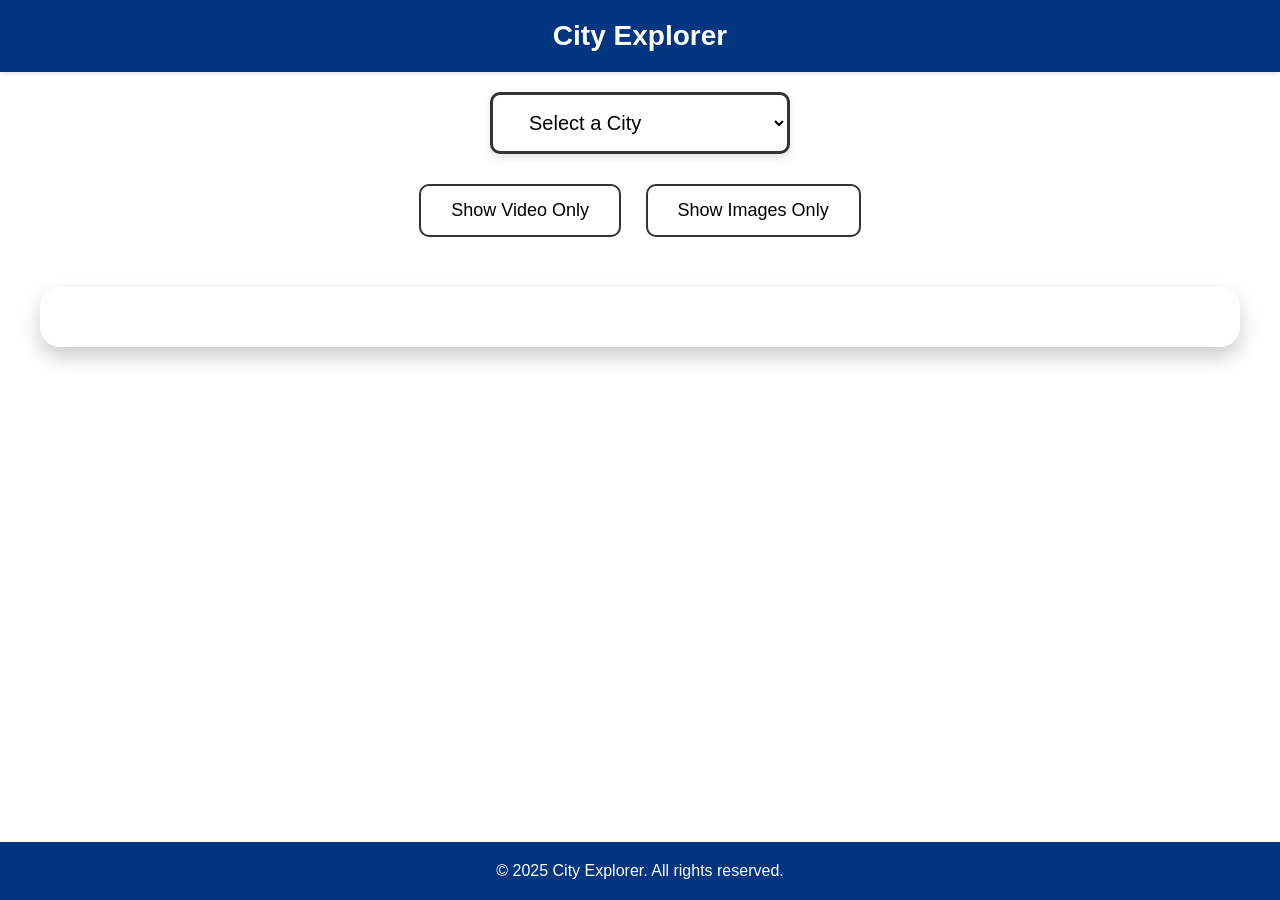
<file: Jana - currency converter ,destenation vidos&images/videos and images/index.html>
<!DOCTYPE html>
<html lang="en">

<head>
    <meta charset="UTF-8">
    <meta name="viewport" content="width=device-width, initial-scale=1.0">
    <title>City Explorer</title>
    <link rel="stylesheet" href="style.css">
</head>

<body>
    <header class="site-header">
        <h1>City Explorer</h1>
    </header>

    <select id="citySelector">
        <option value="">Select a City</option>
        <optgroup label="Egypt">
            <option value="cairo">Cairo</option>
            <option value="luxor">Luxor</option>
        </optgroup>
        <optgroup label="France">
            <option value="paris">Paris</option>
            <option value="marseille">Marseille</option>
        </optgroup>
        <optgroup label="Turkey">
            <option value="istanbul">Istanbul</option>
            <option value="izmir">Izmir</option>
        </optgroup>

        <optgroup label="Russia">
            <option value="moscow">Moscow</option>
            <option value="kazan">Kazan</option>
        </optgroup>

        <optgroup label="Italy">
            <option value="rome">Rome</option>
            <option value="pisa">Pisa</option>
        </optgroup>
        <optgroup label="England">
            <option value="london">London</option>
            <option value="liverpool">Liverpool</option>
        </optgroup>
    </select>

    <div id="controls" class="hidden">
        <button id="showVideoBtn">Show Video Only</button>
        <button id="showImagesBtn">Show Images Only</button>
    </div>

    <div class="content hidden" id="content">
    </div>

    <footer class="site-footer">
        <p>&copy; 2025 City Explorer. All rights reserved.</p>
    </footer>

    <script src="script.js"></script>
</body>

</html>
</file>
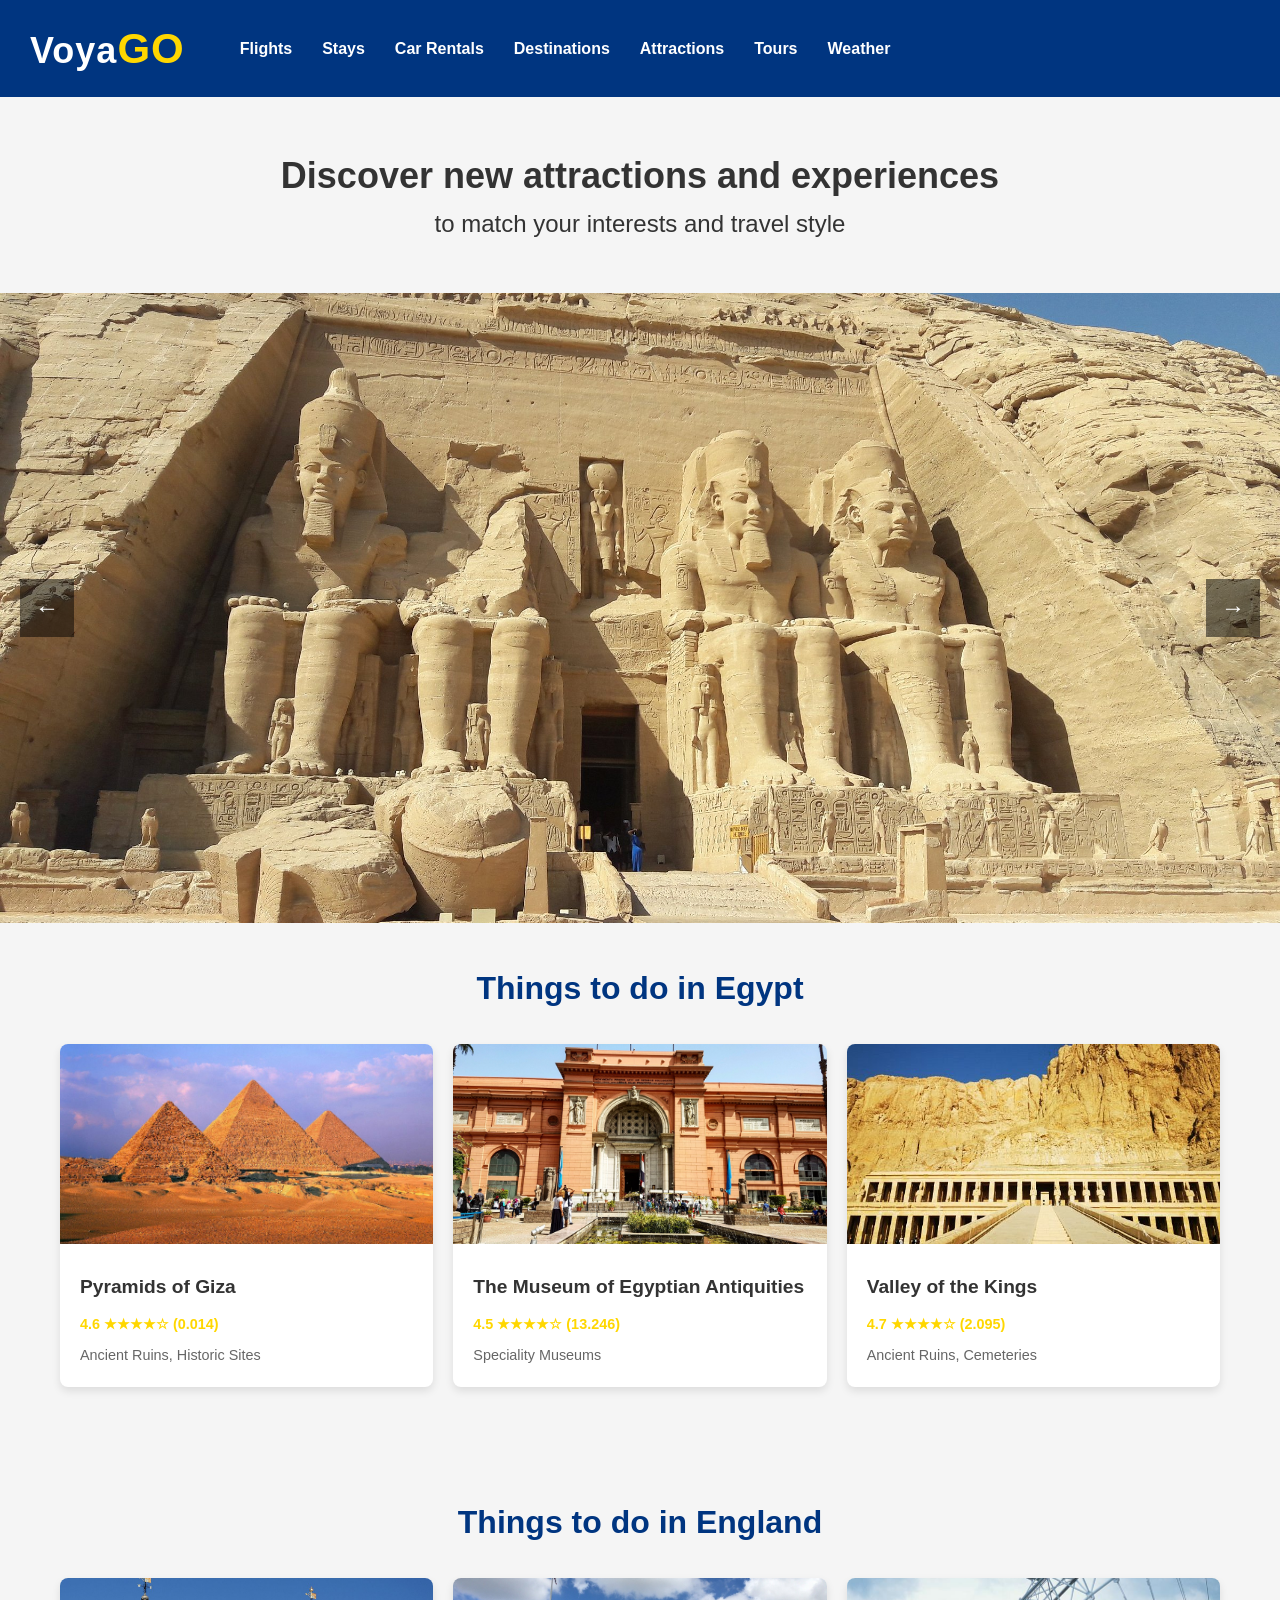
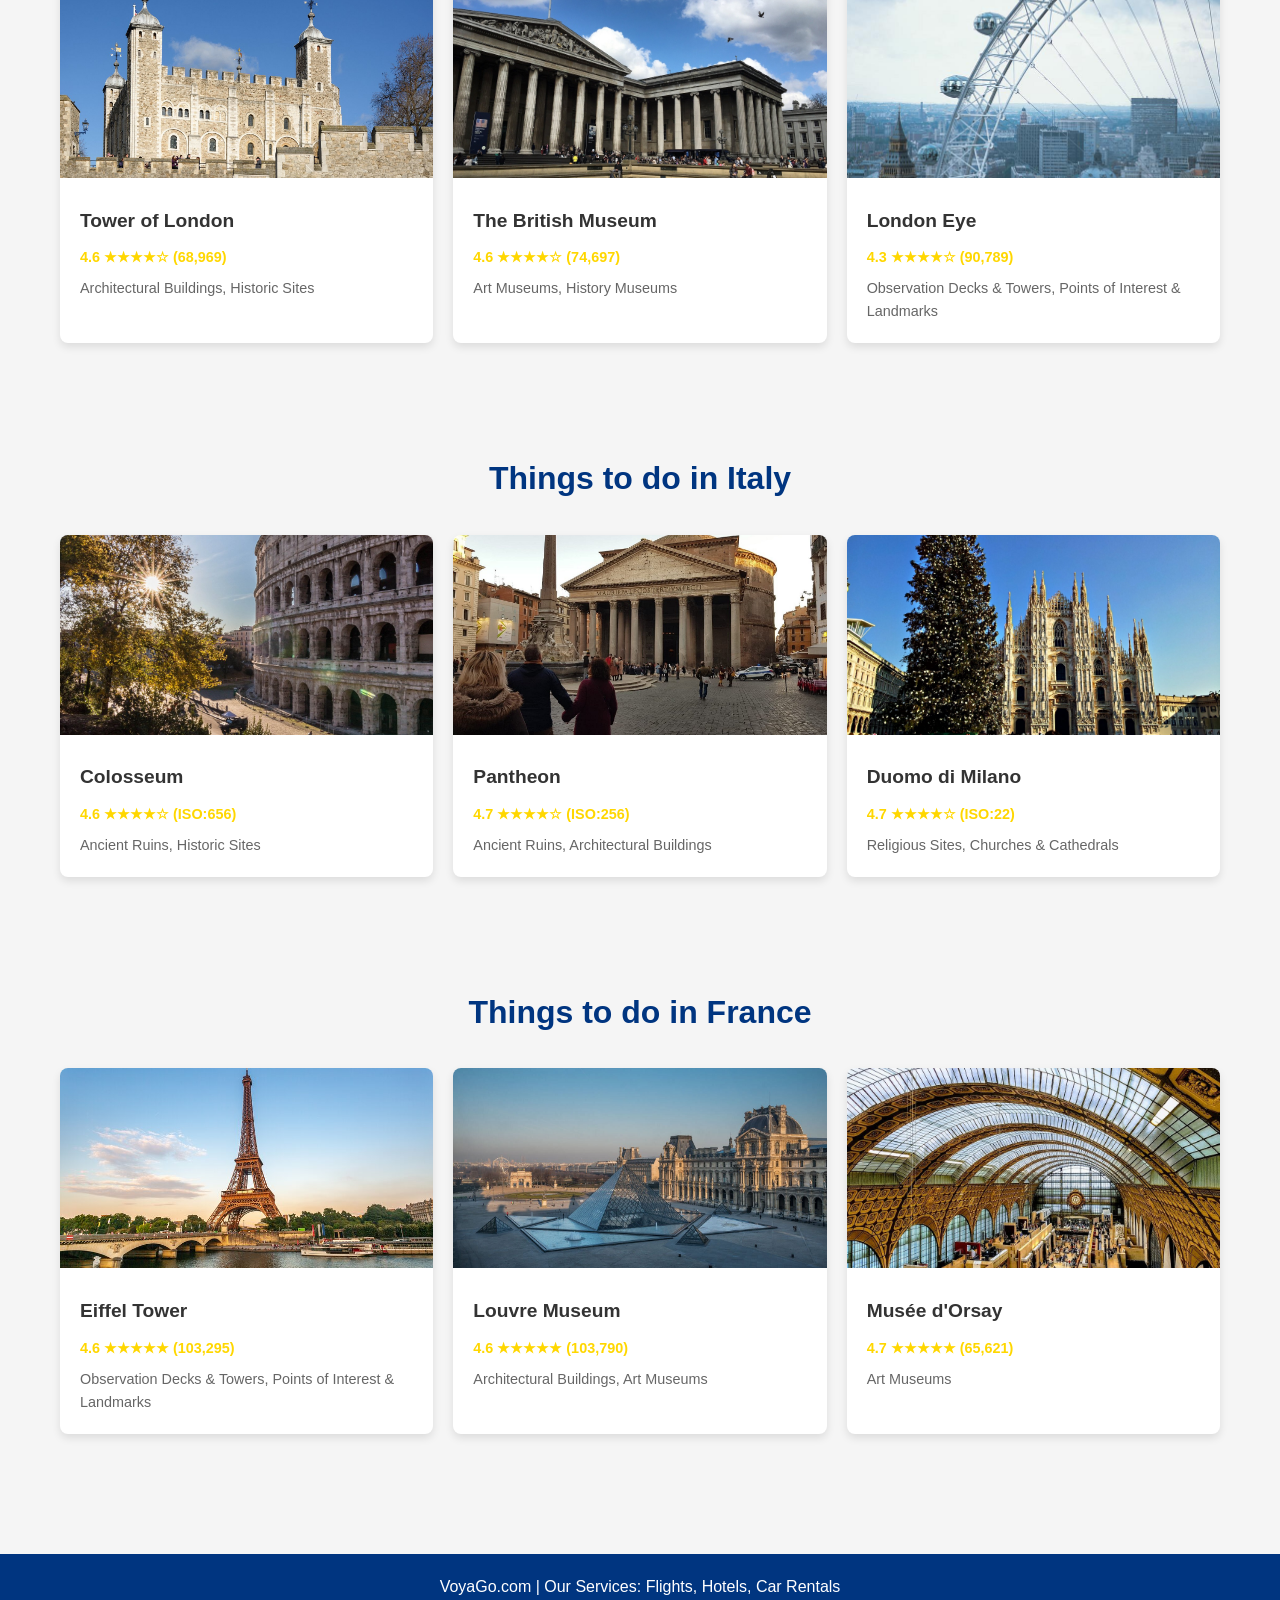
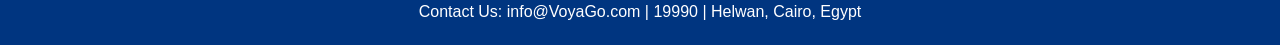
<file: Ahmed - Attractions , Tours/attractions.html>
<!DOCTYPE html>
<html lang="en">
<head>
  <meta charset="UTF-8" />
  <meta name="viewport" content="width=device-width, initial-scale=1.0"/>
  <title>attractions</title>
  <style>
  </style>

  <link rel="stylesheet" href="style.css" />
</head>
<body>
  
  <!-- Header -->
  <header>
    <a href="../../your guide/Salma - HomePage/index.html" class="logo">Voya<span>GO</span></a>
    <nav>
      <a href="../../your guide/Nada - Flights, Cars Rentals/flights.html">Flights</a>
      <a href="../../your guide/Maria - Stays/stays.html">Stays</a>
      <a href="../../your guide/Nada - Flights, Cars Rentals/CarRentals.html">Car Rentals</a>
      <a href="../../your guide/Mariem -Destinations/destinations.html">Destinations</a>
      <a href="../../your guide/Ahmed - Attractions , Tours/attractions.html">Attractions</a>
      <a href="../../your guide/Ahmed - Attractions , Tours/tours.html">Tours</a>
      <a href="../../your guide/Jana - currency converter ,destenation vidos&images/weather/index.html">Weather</a>
    </nav>
  </header>


    <!-- Main Content -->
    <main>
      <section class="hero">
        <h1>Discover new attractions and experiences</h1>
        <p>to match your interests and travel style</p>
      </section>
      
      <!-- Image Slider Section -->
      <section class="slider">
        <div class="slider-container">
          <div class="slide">
            <img src="images/country1.jpg" alt="Country 1">
          </div>
          <div class="slide">
            <img src="images/country2.jpg" alt="Country 2">
          </div>
          <div class="slide">
            <img src="images/country3.jpg" alt="Country 3">
          </div>
          <div class="slide">
            <img src="images/country4.jpg" alt="Country 4">
          </div>
        </div>
        
        <!-- Buttons -->
        <button class="slider-btn prev-btn">&larr;</button>
        <button class="slider-btn next-btn">&rarr;</button>
      </section>

 



    </main>
        <!-- Egypt Section -->
    <section class="country-section">
      <h2 class="section-title">Things to do in Egypt</h2>
      <div class="cards-container">
        <div class="card">
          <img src="images/egypt1.jpg" alt="Pyramids of Giza">
          <div class="card-content">
            <h3>Pyramids of Giza</h3>
            <div class="rating">4.6 ★★★★☆ (0.014)</div>
            <p class="category">Ancient Ruins, Historic Sites</p>
          </div>
        </div>
        
        <div class="card">
          <img src="images/egypt2.jpg" alt="The Museum of Egyptian Antiquities">
          <div class="card-content">
            <h3>The Museum of Egyptian Antiquities</h3>
            <div class="rating">4.5 ★★★★☆ (13.246)</div>
            <p class="category">Speciality Museums</p>
          </div>
        </div>
        
        <div class="card">
          <img src="images/egypt3.jpg" alt="Valley of the Kings">
          <div class="card-content">
            <h3>Valley of the Kings</h3>
            <div class="rating">4.7 ★★★★☆ (2.095)</div>
            <p class="category">Ancient Ruins, Cemeteries</p>
          </div>
        </div>
      </div>
    </section>

    <!-- England Section -->
    <section class="country-section">
      <h2 class="section-title">Things to do in England</h2>
      <div class="cards-container">
        <div class="card">
          <img src="images/england1.jpg" alt="Tower of London">
          <div class="card-content">
            <h3>Tower of London</h3>
            <div class="rating">4.6 ★★★★☆ (68,969)</div>
            <p class="category">Architectural Buildings, Historic Sites</p>
          </div>
        </div>
        
        <div class="card">
          <img src="images/england2.jpg" alt="The British Museum">
          <div class="card-content">
            <h3>The British Museum</h3>
            <div class="rating">4.6 ★★★★☆ (74,697)</div>
            <p class="category">Art Museums, History Museums</p>
          </div>
        </div>
        
        <div class="card">
          <img src="images/england3.jpg" alt="London Eye">
          <div class="card-content">
            <h3>London Eye</h3>
            <div class="rating">4.3 ★★★★☆ (90,789)</div>
            <p class="category">Observation Decks & Towers, Points of Interest & Landmarks</p>
          </div>
        </div>
      </div>
    </section>

    <!-- Italy Section -->
    <section class="country-section">
      <h2 class="section-title">Things to do in Italy</h2>
      <div class="cards-container">
        <div class="card">
          <img src="images/italy1.jpg" alt="Colosseum">
          <div class="card-content">
            <h3>Colosseum</h3>
            <div class="rating">4.6 ★★★★☆ (ISO:656)</div>
            <p class="category">Ancient Ruins, Historic Sites</p>
          </div>
        </div>
        
        <div class="card">
          <img src="images/italy2.jpg" alt="Pantheon">
          <div class="card-content">
            <h3>Pantheon</h3>
            <div class="rating">4.7 ★★★★☆ (ISO:256)</div>
            <p class="category">Ancient Ruins, Architectural Buildings</p>
          </div>
        </div>
        
        <div class="card">
          <img src="images/italy3.jpg" alt="Duomo di Milano">
          <div class="card-content">
            <h3>Duomo di Milano</h3>
            <div class="rating">4.7 ★★★★☆ (ISO:22)</div>
            <p class="category">Religious Sites, Churches & Cathedrals</p>
          </div>
        </div>
      </div>
    </section>

    <!-- France Section -->
    <section class="country-section">
      <h2 class="section-title">Things to do in France</h2>
      <div class="cards-container">
        <div class="card">
          <img src="images/france1.jpg" alt="Eiffel Tower">
          <div class="card-content">
            <h3>Eiffel Tower</h3>
            <div class="rating">4.6 ★★★★★ (103,295)</div>
            <p class="category">Observation Decks & Towers, Points of Interest & Landmarks</p>
          </div>
        </div>
        
        <div class="card">
          <img src="images/france2.jpg" alt="Louvre Museum">
          <div class="card-content">
            <h3>Louvre Museum</h3>
            <div class="rating">4.6 ★★★★★ (103,790)</div>
            <p class="category">Architectural Buildings, Art Museums</p>
          </div>
        </div>
        
        <div class="card">
          <img src="images/france3.jpg" alt="Musée d'Orsay">
          <div class="card-content">
            <h3>Musée d'Orsay</h3>
            <div class="rating">4.7 ★★★★★ (65,621)</div>
            <p class="category">Art Museums</p>
          </div>
        </div>
      </div>
    </section>
  


  <!-- Footer -->
  <footer>
    <p>VoyaGo.com | Our Services: Flights, Hotels, Car Rentals</p>
    <p>Contact Us: info@VoyaGo.com | 19990 | Helwan, Cairo, Egypt</p>
  </footer>
  <script>
    document.addEventListener('DOMContentLoaded', function() {
      const slider = document.querySelector('.slider-container');
      const slides = document.querySelectorAll('.slide');
      const prevBtn = document.querySelector('.prev-btn');
      const nextBtn = document.querySelector('.next-btn');
      let currentIndex = 0;
      
      function updateSlider() {
        slider.style.transform = `translateX(-${currentIndex * 100}%)`;
      }
      
      prevBtn.addEventListener('click', function() {
        currentIndex = (currentIndex > 0) ? currentIndex - 1 : slides.length - 1;
        updateSlider();
      });
      
      nextBtn.addEventListener('click', function() {
        currentIndex = (currentIndex < slides.length - 1) ? currentIndex + 1 : 0;
        updateSlider();
      });
    });
    </script>
</file>
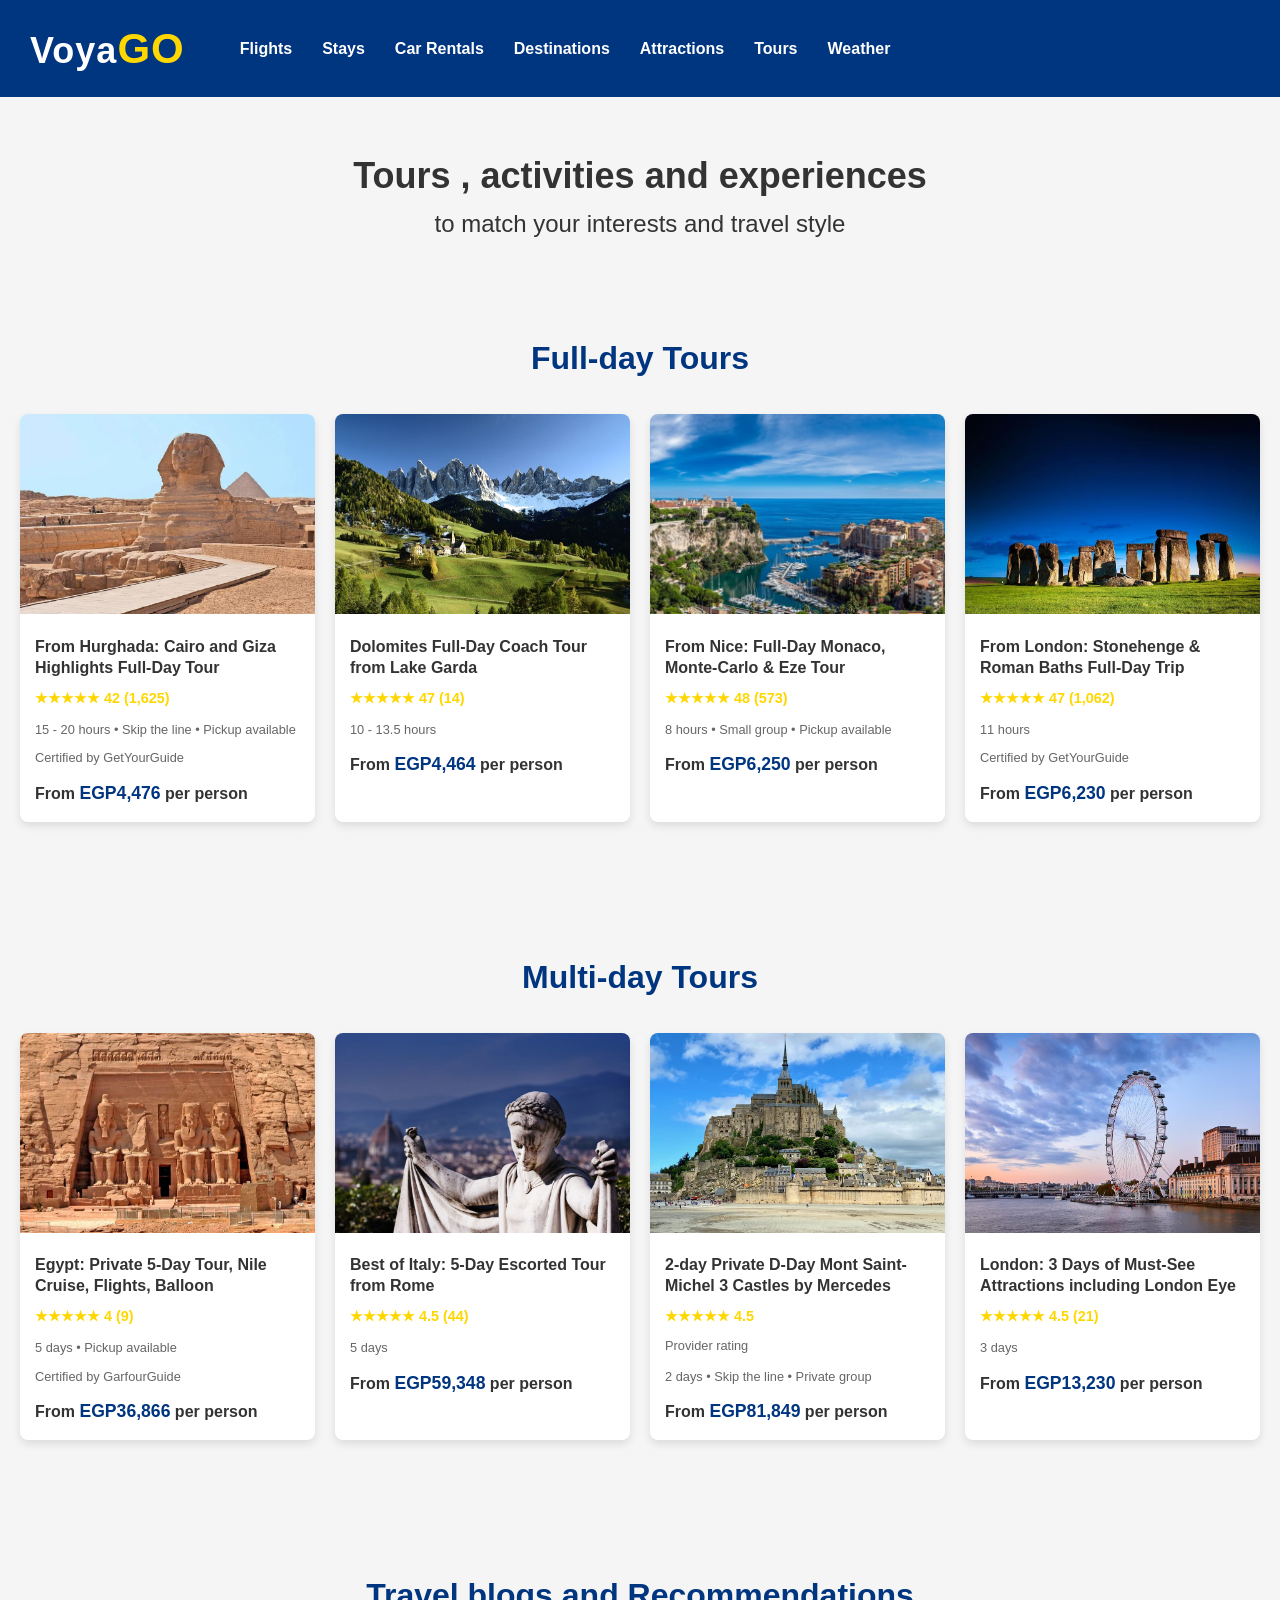
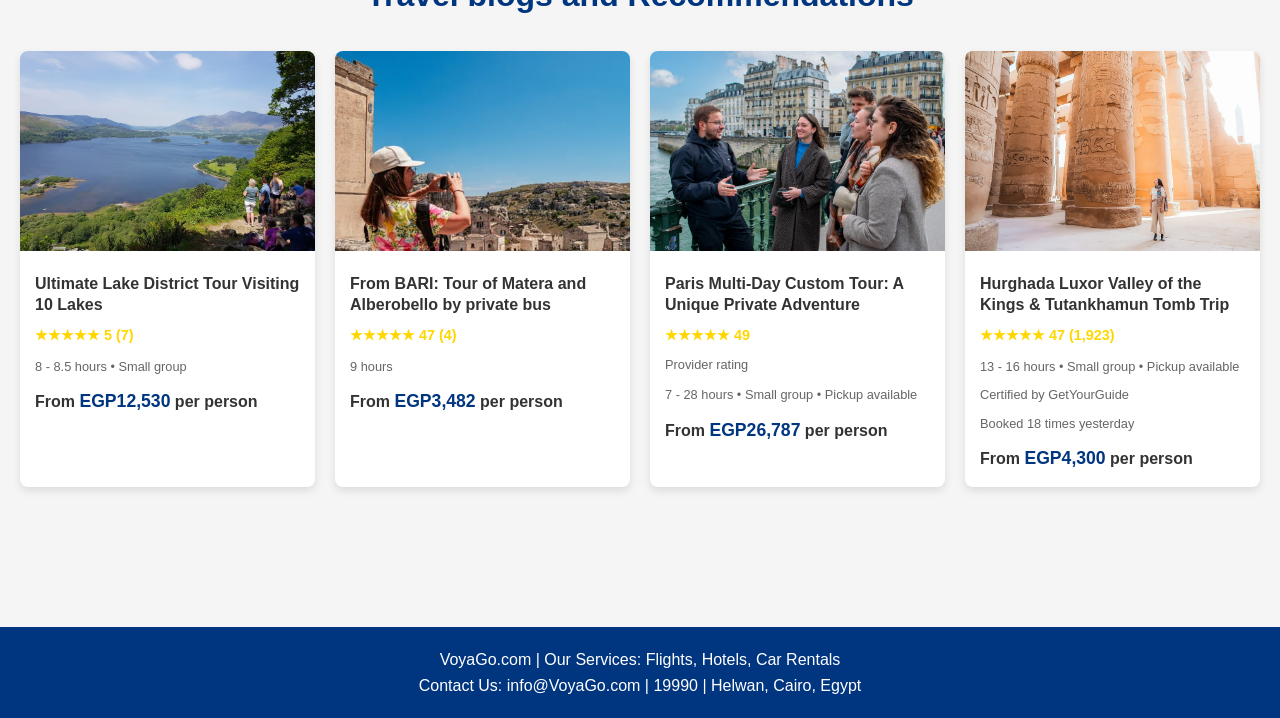
<file: Ahmed - Attractions , Tours/tours.html>
<!DOCTYPE html>
<html lang="en">
<head>
  <meta charset="UTF-8" />
  <meta name="viewport" content="width=device-width, initial-scale=1.0"/>
  <title>tours</title>
  <style>
  </style>

  <link rel="stylesheet" href="style.css" />
</head>
<body>
  
  <!-- Header -->
  <header>
    <a href="../../your guide/Salma - HomePage/index.html" class="logo">Voya<span>GO</span></a>
    <nav>
      <a href="../../your guide/Nada - Flights, Cars Rentals/flights.html">Flights</a>
      <a href="../../your guide/Maria - Stays/stays.html">Stays</a>
      <a href="../../your guide/Nada - Flights, Cars Rentals/CarRentals.html">Car Rentals</a>
      <a href="../../your guide/Mariem -Destinations/destinations.html">Destinations</a>
      <a href="../../your guide/Ahmed - Attractions , Tours/attractions.html">Attractions</a>
      <a href="../../your guide/Ahmed - Attractions , Tours/tours.html">Tours</a>
      <a href="../../your guide/Jana - currency converter ,destenation vidos&images/weather/index.html">Weather</a>
    </nav>
  </header>
  <!-- Main Content -->
  <main>
    <section class="hero">
        <h1>Tours , activities and experiences</h1>
        <p>to match your interests and travel style</p>
    </section>
  </main>
  <!-- Full-day Tours Section -->
<section class="tours-section">
    <h2 class="section-title">Full-day Tours</h2>
    <div class="tours-container">
      <div class="tour-card">
        <img src="images/full1.jpg" alt="Cairo and Giza Tour">
        <div class="tour-content">
          <div class="tour-header">
            <h3>From Hurghada: Cairo and Giza Highlights Full-Day Tour</h3>
            <div class="rating">★★★★★ 42 (1,625)</div>
          </div>
          <p class="duration">15 - 20 hours • Skip the line • Pickup available</p>
          <p class="certified">Certified by GetYourGuide</p>
          <div class="price">From <span>EGP4,476</span> per person</div>
        </div>
      </div>
      
      <div class="tour-card">
        <img src="images/full2.jpg" alt="Dolomites Tour">
        <div class="tour-content">
          <div class="tour-header">
            <h3>Dolomites Full-Day Coach Tour from Lake Garda</h3>
            <div class="rating">★★★★★ 47 (14)</div>
          </div>
          <p class="duration">10 - 13.5 hours</p>
          <div class="price">From <span>EGP4,464</span> per person</div>
        </div>
      </div>
      
      <div class="tour-card">
        <img src="images/full3.jpg" alt="Monaco Tour">
        <div class="tour-content">
          <div class="tour-header">
            <h3>From Nice: Full-Day Monaco, Monte-Carlo & Eze Tour</h3>
            <div class="rating">★★★★★ 48 (573)</div>
          </div>
          <p class="duration">8 hours • Small group • Pickup available</p>
          <div class="price">From <span>EGP6,250</span> per person</div>
        </div>
      </div>
      
      <div class="tour-card">
        <img src="images/full4.jpg" alt="Stonehenge Tour">
        <div class="tour-content">
          <div class="tour-header">
            <h3>From London: Stonehenge & Roman Baths Full-Day Trip</h3>
            <div class="rating">★★★★★ 47 (1,062)</div>
          </div>
          <p class="duration">11 hours</p>
          <p class="certified">Certified by GetYourGuide</p>
          <div class="price">From <span>EGP6,230</span> per person</div>
        </div>
      </div>
    </div>
  </section>
  
  <!-- Multi-day Tours Section -->
  <section class="tours-section">
    <h2 class="section-title">Multi-day Tours</h2>
    <div class="tours-container">
      <div class="tour-card">
        <img src="images/multi1.jpg" alt="Nile Cruise">
        <div class="tour-content">
          <div class="tour-header">
            <h3>Egypt: Private 5-Day Tour, Nile Cruise, Flights, Balloon</h3>
            <div class="rating">★★★★★ 4 (9)</div>
          </div>
          <p class="duration">5 days • Pickup available</p>
          <p class="certified">Certified by GarfourGuide</p>
          <div class="price">From <span>EGP36,866</span> per person</div>
        </div>
      </div>
      
      <div class="tour-card">
        <img src="images/multi2.jpg" alt="Italy Tour">
        <div class="tour-content">
          <div class="tour-header">
            <h3>Best of Italy: 5-Day Escorted Tour from Rome</h3>
            <div class="rating">★★★★★ 4.5 (44)</div>
          </div>
          <p class="duration">5 days</p>
          <div class="price">From <span>EGP59,348</span> per person</div>
        </div>
      </div>
      
      <div class="tour-card">
        <img src="images/multi3.jpg" alt="D-Day Tour">
        <div class="tour-content">
          <div class="tour-header">
            <h3>2-day Private D-Day Mont Saint-Michel 3 Castles by Mercedes</h3>
            <div class="rating">★★★★★ 4.5</div>
            <p class="provider">Provider rating</p>
          </div>
          <p class="duration">2 days • Skip the line • Private group</p>
          <div class="price">From <span>EGP81,849</span> per person</div>
        </div>
      </div>
      
      <div class="tour-card">
        <img src="images/multi4.jpg" alt="London Attractions">
        <div class="tour-content">
          <div class="tour-header">
            <h3>London: 3 Days of Must-See Attractions including London Eye</h3>
            <div class="rating">★★★★★ 4.5 (21)</div>
          </div>
          <p class="duration">3 days</p>
          <div class="price">From <span>EGP13,230</span> per person</div>
        </div>
      </div>
    </div>
  </section>
  
  <!-- Travel Blogs Section -->
  <section class="tours-section">
    <h2 class="section-title">Travel blogs and Recommendations</h2>
    <div class="tours-container">
      <div class="tour-card">
        <img src="images/travel1.jpg" alt="Lake District Tour">
        <div class="tour-content">
          <div class="tour-header">
            <h3>Ultimate Lake District Tour Visiting 10 Lakes</h3>
            <div class="rating">★★★★★ 5 (7)</div>
          </div>
          <p class="duration">8 - 8.5 hours • Small group</p>
          <div class="price">From <span>EGP12,530</span> per person</div>
        </div>
      </div>
      
      <div class="tour-card">
        <img src="images/travel2.jpg" alt="Matera Tour">
        <div class="tour-content">
          <div class="tour-header">
            <h3>From BARI: Tour of Matera and Alberobello by private bus</h3>
            <div class="rating">★★★★★ 47 (4)</div>
          </div>
          <p class="duration">9 hours</p>
          <div class="price">From <span>EGP3,482</span> per person</div>
        </div>
      </div>
      
      <div class="tour-card">
        <img src="images/travel3.jpg" alt="Paris Tour">
        <div class="tour-content">
          <div class="tour-header">
            <h3>Paris Multi-Day Custom Tour: A Unique Private Adventure</h3>
            <div class="rating">★★★★★ 49</div>
            <p class="provider">Provider rating</p>
          </div>
          <p class="duration">7 - 28 hours • Small group • Pickup available</p>
          <div class="price">From <span>EGP26,787</span> per person</div>
        </div>
      </div>
      
      <div class="tour-card">
        <img src="images/travel4.jpg" alt="Luxor Tour">
        <div class="tour-content">
          <div class="tour-header">
            <h3>Hurghada Luxor Valley of the Kings & Tutankhamun Tomb Trip</h3>
            <div class="rating">★★★★★ 47 (1,923)</div>
          </div>
          <p class="duration">13 - 16 hours • Small group • Pickup available</p>
          <p class="certified">Certified by GetYourGuide</p>
          <p class="booked">Booked 18 times yesterday</p>
          <div class="price">From <span>EGP4,300</span> per person</div>
        </div>
      </div>
    </div>
  </section>


  <!-- Footer -->
  <footer>
    <p>VoyaGo.com | Our Services: Flights, Hotels, Car Rentals</p>
    <p>Contact Us: info@VoyaGo.com | 19990 | Helwan, Cairo, Egypt</p>
  </footer>
</file>
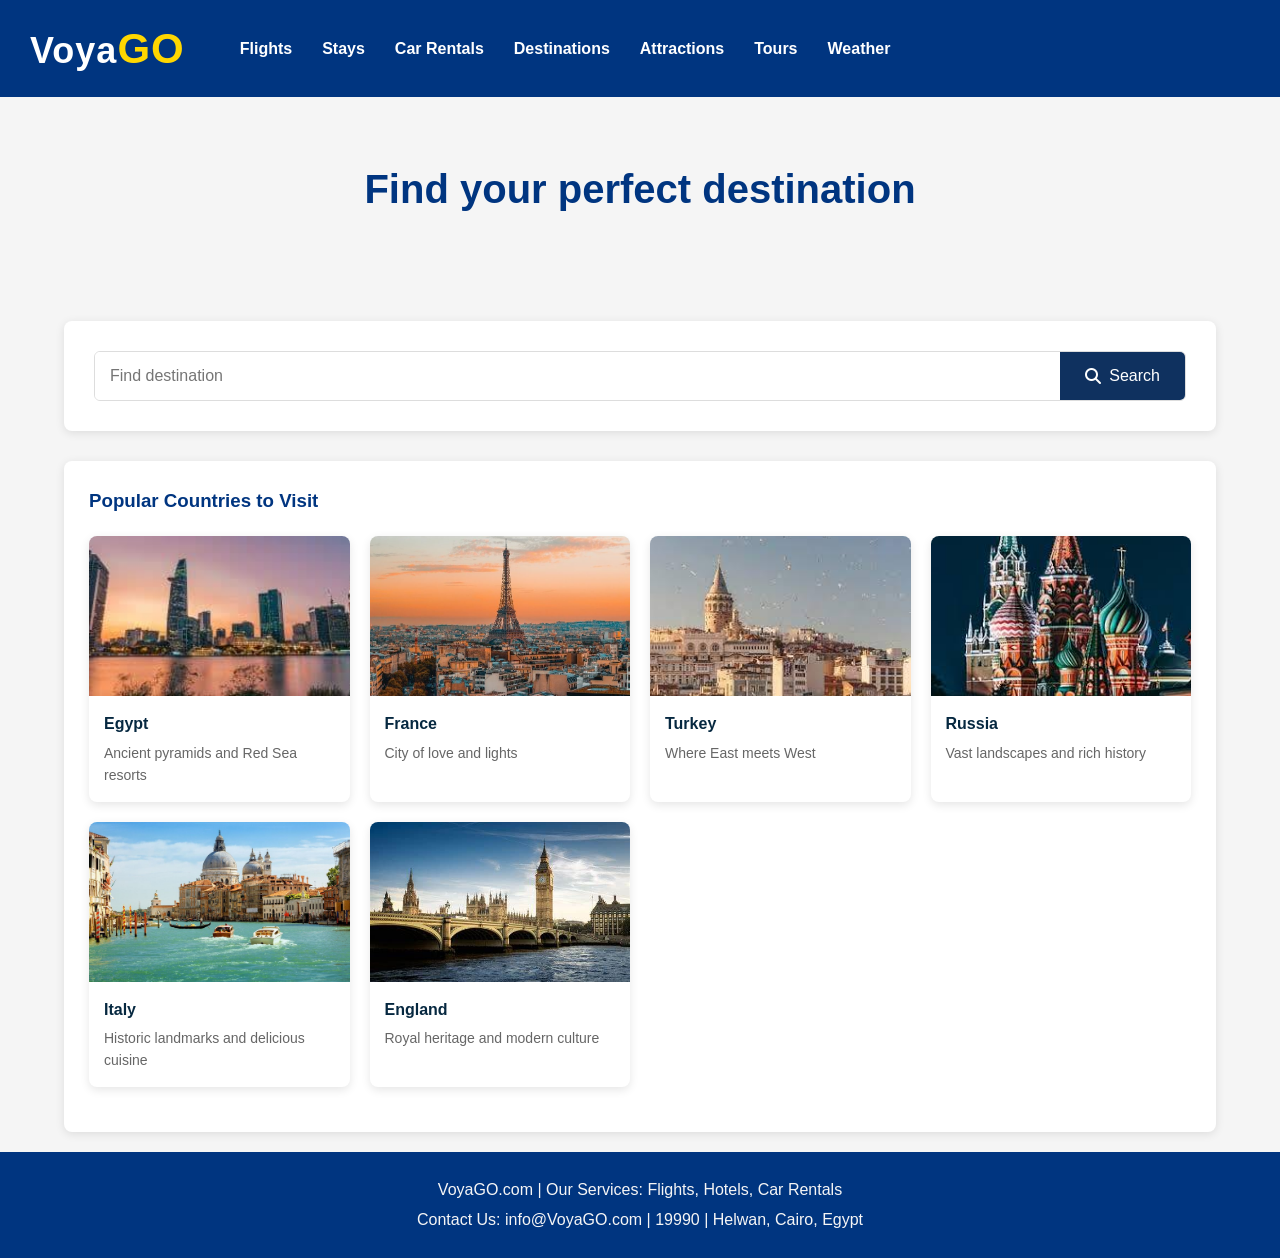
<file: Mariem -Destinations/destinations.html>
<!DOCTYPE html>
<html lang="en">
<head>
    <meta charset="UTF-8">
    <meta name="viewport" content="width=device-width, initial-scale=1.0">
    <title>Destinations</title>
    <link rel="stylesheet" href="https://cdnjs.cloudflare.com/ajax/libs/font-awesome/6.4.0/css/all.min.css">
    <link rel="stylesheet" href="style.css">
</head>
<body>
  <!-- Header -->
  <header>
    <a href="../../your guide/Salma - HomePage/index.html" class="logo">Voya<span>GO</span></a>
    <nav>
      <a href="../../your guide/Nada - Flights, Cars Rentals/flights.html">Flights</a>
      <a href="../../your guide/Maria - Stays/stays.html">Stays</a>
      <a href="../../your guide/Nada - Flights, Cars Rentals/CarRentals.html">Car Rentals</a>
      <a href="../../your guide/Mariem -Destinations/destinations.html">Destinations</a>
      <a href="../../your guide/Ahmed - Attractions , Tours/attractions.html">Attractions</a>
      <a href="../../your guide/Ahmed - Attractions , Tours/tours.html">Tours</a>
      <a href="../../your guide/Jana - currency converter ,destenation vidos&images/weather/index.html">Weather</a>
    </nav>
        <div class="mobile-menu-btn"></div>
    </header>

    <div class="main-content">
        <main>
            <section class="hero">
                <h1>Find your perfect destination</h1>
            </section>
        </main>

        <div class="container" id="mainContent">
            <div class="search-card">
                <form id="searchForm">
                    <div class="search-bar">
                        <input type="text" id="destinationInput" placeholder="Find destination" list="destinations" required>
                        <datalist id="destinations">
                            <option value="Egypt">
                            <option value="France">
                            <option value="Turkey">
                            <option value="Russia">
                            <option value="Italy">
                            <option value="England">
                        </datalist>
                        <button type="submit" class="search-btn">
                            <i class="fas fa-search"></i> Search
                        </button>
                    </div>
                </form>
            </div>

            <div class="popular-destinations">
                <h3>Popular Countries to Visit</h3>
                <div class="countries-grid">
                    <div class="country-card" data-country="Egypt">
                        <img src="egypt .jpeg" alt="Egypt" loading="lazy">
                        <div class="country-info">
                            <h4>Egypt</h4>
                            <p>Ancient pyramids and Red Sea resorts</p>
                        </div>
                    </div>
                    <div class="country-card" data-country="France">
                        <img src="france.jpg" alt="France" loading="lazy">
                        <div class="country-info">
                            <h4>France</h4>
                            <p>City of love and lights</p>
                        </div>
                    </div>
                    <div class="country-card" data-country="Turkey">
                        <img src="turkey.jpeg" alt="Turkey" loading="lazy">
                        <div class="country-info">
                            <h4>Turkey</h4>
                            <p>Where East meets West</p>
                        </div>
                    </div>
                    <div class="country-card" data-country="Russia">
                        <img src="russia.jpeg" alt="Russia" loading="lazy">
                        <div class="country-info">
                            <h4>Russia</h4>
                            <p>Vast landscapes and rich history</p>
                        </div>
                    </div>
                    <div class="country-card" data-country="Italy">
                        <img src="italy.jpg" alt="Italy" loading="lazy">
                        <div class="country-info">
                            <h4>Italy</h4>
                            <p>Historic landmarks and delicious cuisine</p>
                        </div>
                    </div>
                    <div class="country-card" data-country="England">
                        <img src="england.jpg" alt="England" loading="lazy">
                        <div class="country-info">
                            <h4>England</h4>
                            <p>Royal heritage and modern culture</p>
                        </div>
                    </div>
                </div>
            </div>
        </div>

        <!-- Destination details sections -->
        <div class="destination-details" id="egyptDetails">
            <button class="back-btn" onclick="goBack()"><i class="fas fa-arrow-left"></i> Back to destinations</button>
            <img src="attraction in egypt.jpg" alt="Great Pyramids of Giza" class="featured-image">
            <h1 class="destination-title">Egypt</h1>
            <p class="destination-description">
                Egypt, a country that bridges northeast Africa and the Middle East, is a land where ancient history and natural beauty come together in a magical way. Dating back to the time of the pharaohs, Egypt is home to some of the world's most iconic monuments. Along the fertile Nile River Valley, you'll find the awe-inspiring Pyramids of Giza and the Great Sphinx, as well as Luxor's stunning Karnak Temple and the Valley of the Kings, where ancient tombs whisper stories of a powerful civilization.

                The bustling capital, Cairo, offers a mix of history and culture—from the magnificent Muhammad Ali Mosque to the Egyptian Museum, which holds a priceless collection of ancient treasures. Nile cruises offer a peaceful way to discover wonders like the temples of Abu Simbel and Philae in Aswan. For those who love the sea, Egypt's Red Sea coast is a paradise for divers and beach lovers, with vibrant coral reefs and historic shipwrecks in resorts like Sharm El-Sheikh and Hurghada.

                What truly sets Egypt apart is its rich blend of ancient and modern, its welcoming people, and the endless variety of experiences it offers—from desert adventures to cultural discoveries.
            </p>
            <a href="../../your guide/Jana - currency converter ,destenation vidos&images/videos and images/index.html" class="read-more-btn">Read More</a>
        </div>

        <div class="destination-details" id="franceDetails">
            <button class="back-btn" onclick="goBack()"><i class="fas fa-arrow-left"></i> Back to destinations</button>
            <img src="attraction in france.jfif" alt="Eiffel Tower" class="featured-image">
            <h1 class="destination-title">France</h1>
            <p class="destination-description">
                France is a country where beauty meets charm in the most effortless way. In Paris, the City of Light, the Eiffel Tower sparkles above streets filled with cafés, art, and love. People stroll along the Seine River, sip espresso in little bistros, and admire world-famous masterpieces in the Louvre.

                But France is more than just Paris. In the south, lavender fields bloom under the sun in Provence, while the French Riviera glows with glamour and blue Mediterranean waters. In the countryside, vineyards stretch for miles, offering some of the finest wines in the world. The snowy peaks of the French Alps welcome skiers and dreamers alike.

                French culture is all about enjoying life — whether it's through food, fashion, or art. A fresh croissant in the morning, a walk through a medieval village, or a glass of wine at sunset — everything is done with a touch of elegance.

                France is not just a place to visit, it's a feeling — a beautiful mix of history, style, passion, and timeless romance.
            </p>
            <a href="../../your guide/Jana - currency converter ,destenation vidos&images/videos and images/index.html" class="read-more-btn">Read More</a>
        </div>

        <div class="destination-details" id="turkeyDetails">
            <button class="back-btn" onclick="goBack()"><i class="fas fa-arrow-left"></i> Back to destinations</button>
            <img src="atrraction in turkey.jpg" alt="Hagia Sophia" class="featured-image">
            <h1 class="destination-title">Turkey</h1>
            <p class="destination-description">
                Turkey is a fascinating country that bridges eastern Europe and western Asia, enriched by the legacies of ancient Greek, Persian, Roman, Byzantine, and Ottoman civilizations. Its deep history and diverse culture make it a truly unique destination. At the heart of it all is Istanbul—a vibrant, cosmopolitan city located on the Bosphorus Strait. Here, you'll find world-famous landmarks like the magnificent Hagia Sophia with its grand dome and ancient mosaics, the stunning Blue Mosque from the 17th century, and the historic Topkapı Palace, once the residence of powerful sultans.

                While Istanbul draws much attention, Turkey's modern capital, Ankara, showcases the country's contemporary spirit and political center. Beyond the cities, Turkey offers breathtaking natural beauty—from the white travertine terraces of Pamukkale to the magical landscapes of Cappadocia, and the stunning beaches along the Aegean and Mediterranean coasts.

                What sets Turkey apart is its unique blend of history, culture, and hospitality. Whether you're wandering through ancient ruins, enjoying traditional Turkish cuisine, or relaxing by the sea, Turkey promises an unforgettable journey full of warmth, wonder, and discovery.
            </p>
            <a href="../../your guide/Jana - currency converter ,destenation vidos&images/videos and images/index.html" class="read-more-btn">Read More</a>
        </div>

        <div class="destination-details" id="russiaDetails">
            <button class="back-btn" onclick="goBack()"><i class="fas fa-arrow-left"></i> Back to destinations</button>
            <img src="attraction in Russia.jpg" alt="Saint Basil's Cathedral" class="featured-image">
            <h1 class="destination-title">Russia</h1>
            <p class="destination-description">
                Russia, the largest country in the world, is a land of stunning contrasts and breathtaking beauty. Spanning from Europe to Asia, it offers a rich mix of cultures, landscapes, and histories. From the colorful onion domes of Saint Basil's Cathedral in Moscow to the elegant palaces of Saint Petersburg, Russia is filled with architectural wonders and historical treasures.

                Nature lovers will be amazed by Russia's vast and diverse scenery—majestic mountains like the Caucasus, peaceful lakes like Baikal (the deepest lake in the world), and endless forests that stretch across Siberia. In winter, the snowy landscapes turn into a fairytale, attracting visitors to ski resorts and frozen adventures.

                What makes Russia truly special is its deep cultural heritage—ballet, classical music, literature, and art all have strong roots here. Whether you're exploring the grandeur of the Kremlin, taking a scenic ride on the Trans-Siberian Railway, or enjoying traditional Russian dishes like borscht and pelmeni, Russia promises a journey full of wonder, depth, and unforgettable moments.
            </p>
            <a href="../../your guide/Jana - currency converter ,destenation vidos&images/videos and images/index.html" class="read-more-btn">Read More</a>
        </div>

        <div class="destination-details" id="italyDetails">
            <button class="back-btn" onclick="goBack()"><i class="fas fa-arrow-left"></i> Back to destinations</button>
            <img src="attraction for italy.jpg" alt="Colosseum" class="featured-image">
            <h1 class="destination-title">Italy</h1>
            <p class="destination-description">
                Italy is a country where every corner feels like a step back in time. Walking through the streets of Rome, you can almost hear the echoes of gladiators in the Colosseum. In Florence, the birthplace of the Renaissance, art breathes life into stone, canvas, and every hidden alleyway. Venice, with its winding canals and singing gondoliers, feels like a dream floating on water.

                Beyond the cities, Italy's landscapes are just as enchanting — from the golden hills of Tuscany to the sparkling blue waters of the Amalfi Coast. In the north, the majestic Dolomites rise high, perfect for adventurers and nature lovers. And by the lakes of Como and Garda, quiet beauty waits in peaceful villages.

                The soul of Italy lives in its people, who love deeply, talk passionately, and never rush through a good meal. Food isn't just food — it's tradition, pride, and family. A slice of pizza in Naples, a bowl of fresh pasta in Bologna, or a scoop of creamy gelato on a warm afternoon can feel like magic.

                Italy is not just a destination. It's an experience — rich, warm, full of art, flavor, and stories waiting to be discovered.
            </p>
            <a href="../../your guide/Jana - currency converter ,destenation vidos&images/videos and images/index.html" class="read-more-btn">Read More</a>
        </div>

        <div class="destination-details" id="englandDetails">
            <button class="back-btn" onclick="goBack()"><i class="fas fa-arrow-left"></i> Back to destinations</button>
            <img src="attraction in england.jpg" alt="Big Ben" class="featured-image">
            <h1 class="destination-title">England</h1>
            <p class="destination-description">
                England is a land where old meets new in the most graceful way. In London, red buses roll past royal palaces and modern skyscrapers, while Big Ben quietly keeps time over the River Thames. The city is alive with history, theater, and a quiet elegance that never fades.

                Beyond the capital, England's countryside tells its own story — green hills, stone cottages, and winding roads leading to charming villages. In places like the Lake District or the Cotswolds, nature and peace live side by side.

                From Shakespeare's birthplace in Stratford-upon-Avon to the ancient mystery of Stonehenge, England's past is never far away. Castles, cathedrals, and cozy tearooms all whisper tales of centuries gone by.

                Whether it's enjoying afternoon tea, watching the rain from a warm pub, or walking through a foggy moor, England offers a quiet, timeless kind of beauty — thoughtful, proud, and full of stories waiting to be heard.
            </p>
            <a href="../../your guide/Jana - currency converter ,destenation vidos&images/videos and images/index.html" class="read-more-btn">Read More</a>
        </div>
    </div>

    <footer>
        <p>VoyaGO.com | Our Services: Flights, Hotels, Car Rentals</p>
        <p>Contact Us: info@VoyaGO.com | 19990 | Helwan, Cairo, Egypt</p>
    </footer>

    <script src="script.js"></script>
</body>
</html>
</file>
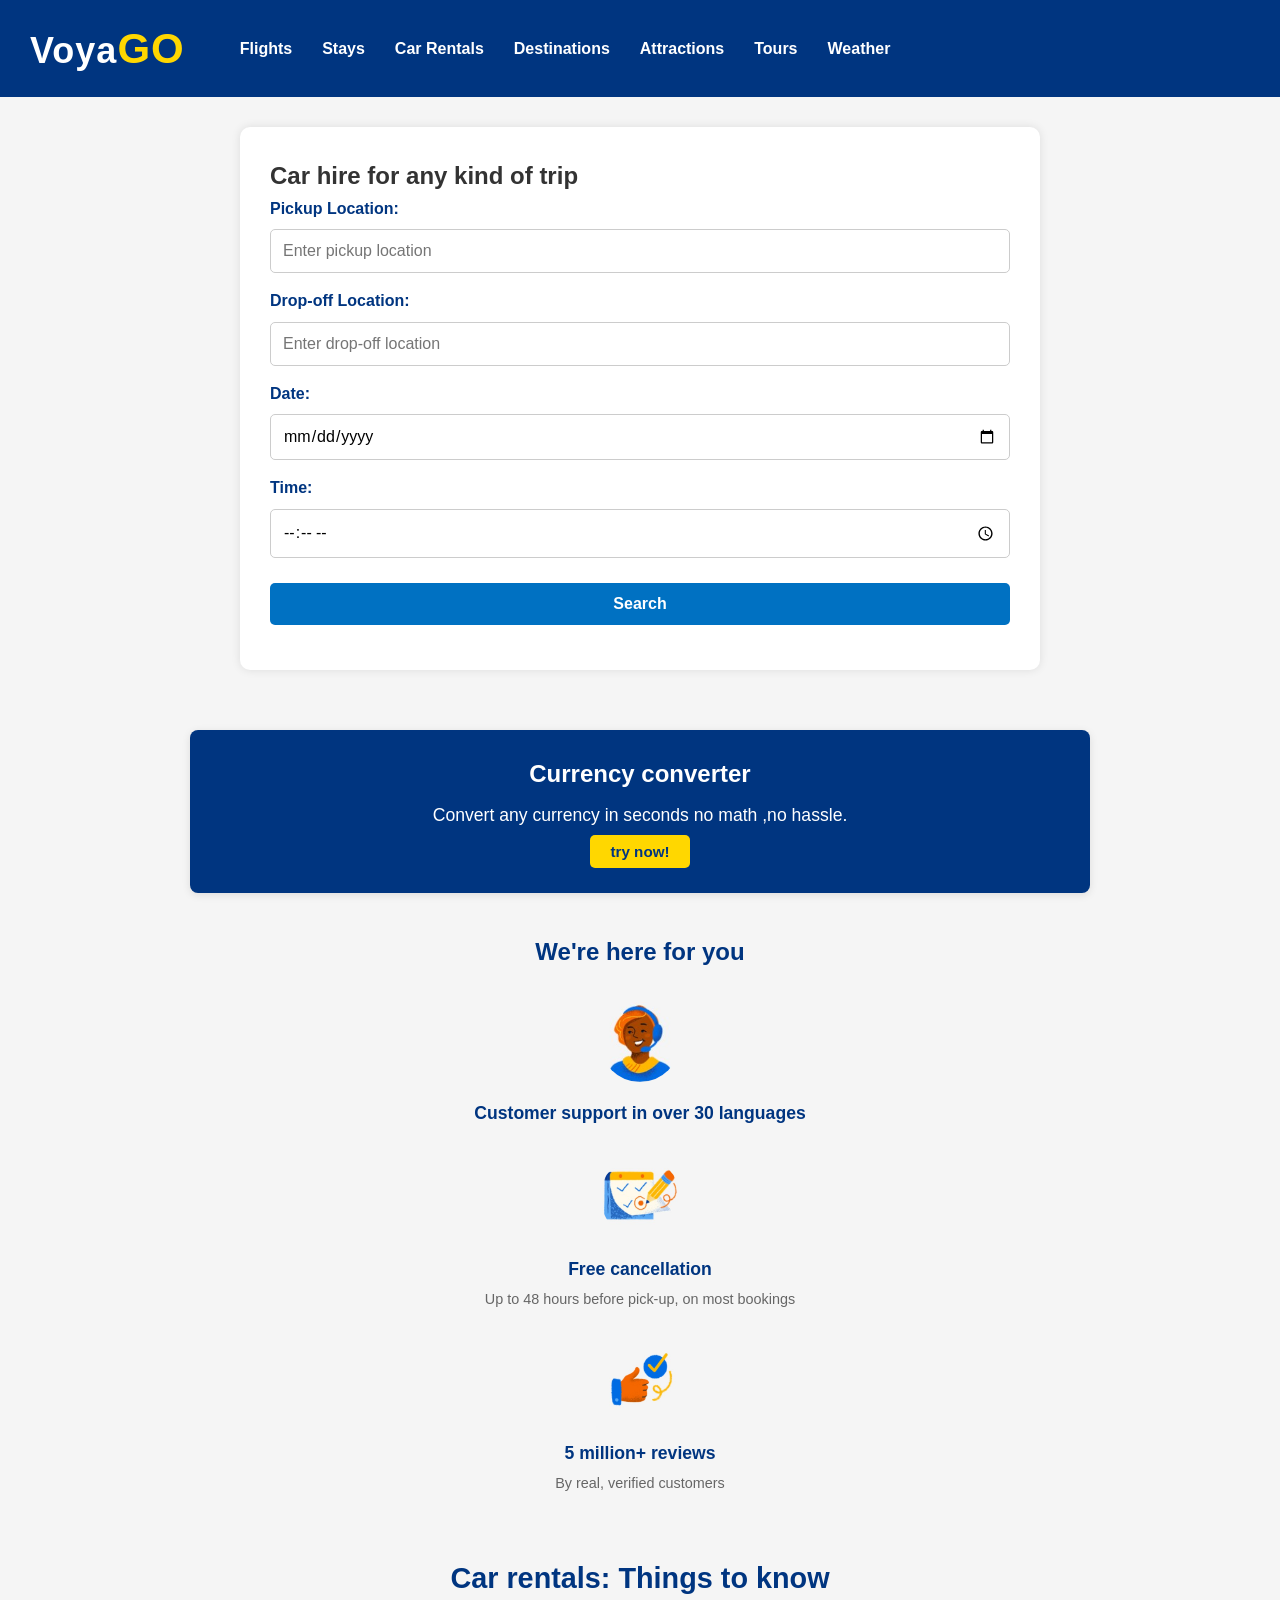
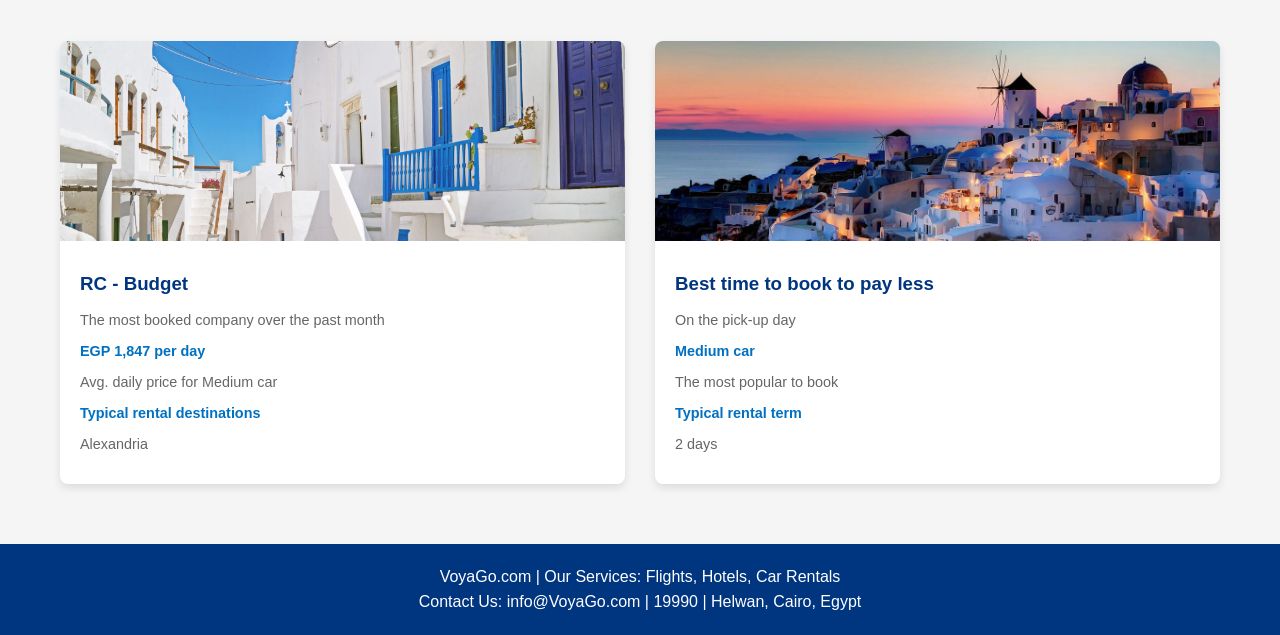
<file: Nada - Flights, Cars Rentals/CarRentals.html>
<!DOCTYPE html>
<html lang="en">
<head>
  <meta charset="UTF-8" />
  <meta name="viewport" content="width=device-width, initial-scale=1.0"/>
  <title>Car rental</title>
  <style>
    /* DEBUG STYLES - MAKE SURE SECTION IS VISIBLE */
    #weekend-cars {
      display: none;
      background-color: #f0f0f0;
      padding: 20px;
      margin: 20px 0;
    }
    
    /* Make it obvious when visible */
    #weekend-cars.show {
      display: block !important;
      animation: flash 1s;
    }
    

    
    /* Original styles */
    .car-rentals {
      max-width: 1200px;
      margin: 40px auto;
    }
    
    .car-card {
      background: white;
      border-radius: 8px;
      overflow: hidden;
      box-shadow: 0 4px 8px rgba(0, 0, 0, 0.1);
    }
    
    /* Add any other necessary styles from your stylee.css */
  </style>
  <link rel="stylesheet" href="stylee.css" />
</head>
<body>

  <!-- Header -->
  <header>
    <a href="../../your guide/Salma - HomePage/index.html" class="logo">Voya<span>GO</span></a>
    <nav>
      <a href="../../your guide/Nada - Flights, Cars Rentals/flights.html">Flights</a>
      <a href="../../your guide/Maria - Stays/stays.html">Stays</a>
      <a href="../../your guide/Nada - Flights, Cars Rentals/CarRentals.html">Car Rentals</a>
      <a href="../../your guide/Mariem -Destinations/destinations.html">Destinations</a>
      <a href="../../your guide/Ahmed - Attractions , Tours/attractions.html">Attractions</a>
      <a href="../../your guide/Ahmed - Attractions , Tours/tours.html">Tours</a>
      <a href="../../your guide/Jana - currency converter ,destenation vidos&images/weather/index.html">Weather</a>
    </nav>
  </header>


  <!-- Transportation Form -->
  <section class="search-form">
    <h1>Car hire for any kind of trip</h1>

    <!-- Pickup and Dropoff -->
    <div class="row">
      <div>
        <label for="pickup">Pickup Location:</label>
        <input type="text" id="pickup" placeholder="Enter pickup location" />
      </div>
      <div>
        <label for="dropoff">Drop-off Location:</label>
        <input type="text" id="dropoff" placeholder="Enter drop-off location" />
      </div>
    </div>

    <!-- Date and Time -->
    <div class="row">
      <div>
        <label for="date">Date:</label>
        <input type="date" id="date" />
      </div>
      <div>
        <label for="time">Time:</label>
        <input type="time" id="time" />
      </div>
    </div>

    <button id="searchBtn" type="button">Search</button>
  </section>

  <!-- Results Section -->
  <section class="results" id="results">
    <!-- JS will add cards here -->
  </section>


  <!-- Currency Converter Banner -->
  <div class="currency-banner">
      <h1>Currency converter</h1>
      <p>Convert any currency in seconds no math ,no hassle.</p>
      <a href="../../your guide/Jana - currency converter ,destenation vidos&images/currency converter/index.html">    
      <button class="banner-btn">try now!</button>
      </a>  </div>
  <!-- car cards slider section -->
  <section class="car-rentals" id="weekend-cars" style="display: none;">
    <h2>Select your perfect car!</h2>
    <div class="slider-container">
      <!-- Radio buttons to control slides -->
      <input type="radio" name="slider" id="slide1" checked hidden>
      <input type="radio" name="slider" id="slide2" hidden>
      
      <!-- Slides -->
      <div class="car-slider">
        <!-- Slide 1 (Cards 1-3) -->
        <div class="slide" id="slide-1">
          <div class="car-card">
            <img src="images/car1.jpg" alt="Volkswagen Golf">
            <div class="car-details">
              <h3>Volkswagen Golf</h3>
              <p>or similar Medium car</p>
              <p class="location">Borg el Arab International Airport</p>
              <p class="price">Price for 2 days from EGP 4,433.20</p>
              <p class="date">Wed 21 May - Fri 23 May</p>
            </div>
          </div>
          <div class="car-card">
            <img src="images/car2.jpeg" alt="Mercedes-Benz C-Class">
            <div class="car-details">
              <h3>Mercedes-Benz C-Class</h3>
              <p>or similar Large car</p>
              <p class="location">Borg el Arab International Airport</p>
              <p class="price">Price for 2 days from EGP 5,475.10</p>
              <p class="date">Wed 21 May - Fri 23 May</p>
            </div>
          </div>
          <div class="car-card">
            <img src="images/car3.jpeg" alt="BMW X5 4x4">
            <div class="car-details">
              <h3>BMW X5 4x4</h3>
              <p>or similar SUV</p>
              <p class="location">Borg el Arab International Airport</p>
              <p class="price">Price for 2 days from EGP 6,152.98</p>
              <p class="date">Wed 21 May - Fri 23 May</p>
            </div>
          </div>
        </div>
        
        <!-- Slide 2 (Cards 2-4) -->
        <div class="slide" id="slide-2">
          <div class="car-card">
            <img src="images/car2.jpeg" alt="Mercedes-Benz C-Class">
            <div class="car-details">
              <h3>Mercedes-Benz C-Class</h3>
              <p>or similar Large car</p>
              <p class="location">Borg el Arab International Airport</p>
              <p class="price">Price for 2 days from EGP 5,475.10</p>
              <p class="date">Wed 21 May - Fri 23 May</p>
            </div>
          </div>
          <div class="car-card">
            <img src="images/car3.jpeg" alt="BMW X5 4x4">
            <div class="car-details">
              <h3>BMW X5 4x4</h3>
              <p>or similar SUV</p>
              <p class="location">Borg el Arab International Airport</p>
              <p class="price">Price for 2 days from EGP 6,152.98</p>
              <p class="date">Wed 21 May - Fri 23 May</p>
            </div>
          </div>
          <div class="car-card">
            <img src="images/car4.jpg" alt="Audi A4">
            <div class="car-details">
              <h3>Audi A4</h3>
              <p>or similar Large car</p>
              <p class="location">Borg el Arab International Airport</p>
              <p class="price">Price for 2 days from EGP 5,200.00</p>
              <p class="date">Wed 21 May - Fri 23 May</p>
            </div>
          </div>
        </div>
      </div>
      
      <!-- Arrow Labels (Act as buttons) -->
      <label for="slide1" class="arrow left-arrow">←</label>
      <label for="slide2" class="arrow right-arrow">→</label>
    </div>
  </section>

  <!-- Building Trust Section -->
  <section class="trust-section">
    <h2>We're here for you</h2>
    <!-- Trust Item 1 -->
    <div class="trust-item">
      <img src="images/trust1.jpg" alt="Customer support">
      <div class="trust-details">
        <h3>Customer support in over 30 languages</h3>
      </div>
    </div>
    <!-- Trust Item 2 -->
    <div class="trust-item">
      <img src="images/trust2.jpg" alt="Free cancellation">
      <div class="trust-details">
        <h3>Free cancellation</h3>
        <p>Up to 48 hours before pick-up, on most bookings</p>
      </div>
    </div>
    <!-- Trust Item 3 -->
    <div class="trust-item">
      <img src="images/trust3.jpg" alt="Verified reviews">
      <div class="trust-details">
        <h3>5 million+ reviews</h3>
        <p>By real, verified customers</p>
      </div>
    </div>
  </section>

  <!-- Things to Know Section -->

  <section class="know-section">
    <h2>Car rentals: Things to know</h2>
    <div class="know-grid">
      <!-- Know Item 1 -->
      <div class="know-item">
        <img src="images/toknow1.jpg" alt="RC - Budget">
        <div class="know-details">
          <h3>RC - Budget</h3>
          <p>The most booked company over the past month</p>
          <p class="highlight">EGP 1,847 per day</p>
          <p>Avg. daily price for Medium car</p>
          <p class="highlight">Typical rental destinations</p>
          <p>Alexandria</p>
        </div>
      </div>
      <!-- Know Item 2 -->
      <div class="know-item">
        <img src="images/toknow2.jpg" alt="Booking tips">
        <div class="know-details">
          <h3>Best time to book to pay less</h3>
          <p>On the pick-up day</p>
          <p class="highlight">Medium car</p>
          <p>The most popular to book</p>
          <p class="highlight">Typical rental term</p>
          <p>2 days</p>
        </div>
      </div>
    </div>
  </section>

  <!-- Footer -->
  <footer>
    <p>VoyaGo.com | Our Services: Flights, Hotels, Car Rentals</p>
    <p>Contact Us: info@VoyaGo.com | 19990 | Helwan, Cairo, Egypt</p>
  </footer>

  <!-- INLINE SCRIPT - THIS WILL WORK -->
  <script>
    document.addEventListener('DOMContentLoaded', function() {
      console.log('Page loaded - script running');
      
      const searchBtn = document.getElementById('searchBtn');
      const weekendCars = document.getElementById('weekend-cars');
      
      if (!searchBtn || !weekendCars) {
        console.error('Critical elements missing!');
        return;
      }
      
      searchBtn.addEventListener('click', function() {
        console.log('Search button clicked!');
        
        // Simple show/hide toggle
        if (weekendCars.style.display === 'none') {
          weekendCars.style.display = 'block';
          weekendCars.classList.add('show');
          console.log('Showing weekend cars section');
        } else {
          weekendCars.style.display = 'none';
          weekendCars.classList.remove('show');
          console.log('Hiding weekend cars section');
        }
      });
    });
        // Add click handlers for all car images
    document.querySelectorAll('.car-card img').forEach(img => {
    img.addEventListener('click', function() {
        window.location.href = 'thankyou.html';
    });
    });
  </script>
</body>
</html>
</file>
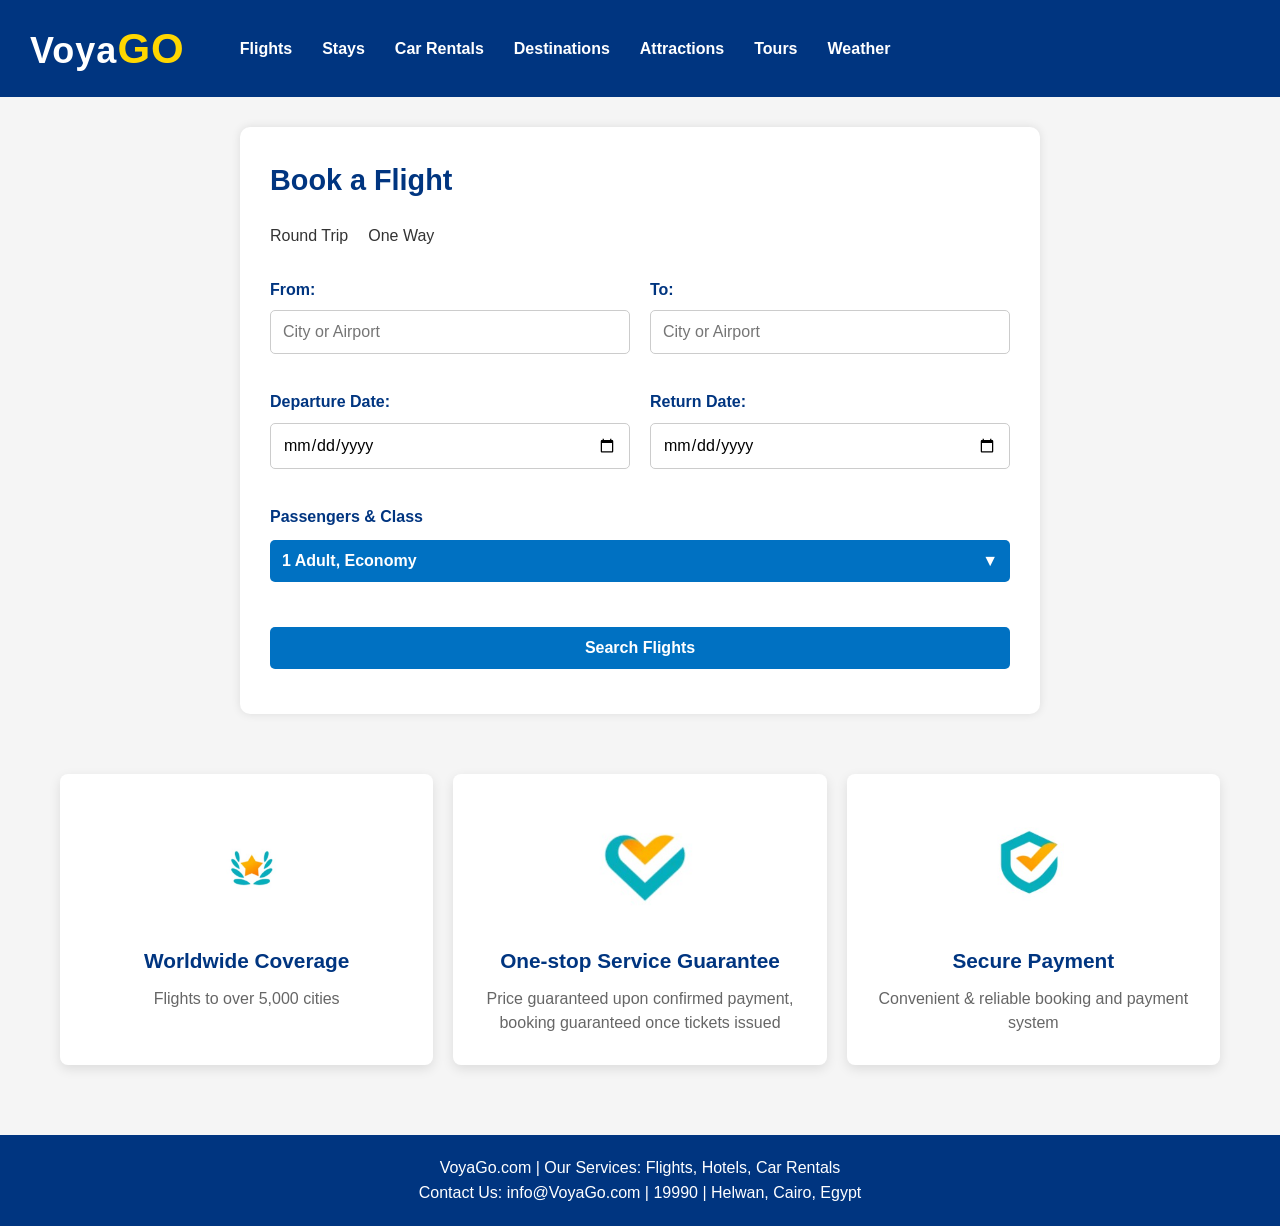
<file: Nada - Flights, Cars Rentals/flights.html>
<!DOCTYPE html>
<html lang="en">
<head>
  <meta charset="UTF-8" />
  <meta name="viewport" content="width=device-width, initial-scale=1.0" />
  <title>Flights</title>
  <link rel="stylesheet" href="stylee.css" />
</head>
<body>

  <!-- Header -->
  <header>
    <a href="../../your guide/Salma - HomePage/index.html" class="logo">Voya<span>GO</span></a>
    <nav>
      <a href="../../your guide/Nada - Flights, Cars Rentals/flights.html">Flights</a>
      <a href="../../your guide/Maria - Stays/stays.html">Stays</a>
      <a href="../../your guide/Nada - Flights, Cars Rentals/CarRentals.html">Car Rentals</a>
      <a href="../../your guide/Mariem -Destinations/destinations.html">Destinations</a>
      <a href="../../your guide/Ahmed - Attractions , Tours/attractions.html">Attractions</a>
      <a href="../../your guide/Ahmed - Attractions , Tours/tours.html">Tours</a>
      <a href="../../your guide/Jana - currency converter ,destenation vidos&images/weather/index.html">Weather</a>
    </nav>
  </header>

  <!-- Flight Booking Form -->
  <section class="search-form">
    <h2>Book a Flight</h2>

    <!-- Trip Type -->
    <div class="radio-group">
      <label>
        <input type="radio" name="tripType" value="round" checked />
        Round Trip
      </label>
      <label>
        <input type="radio" name="tripType" value="oneway" />
        One Way
      </label>
    </div>

    <!-- From / To -->
    <div class="form-row">
      <div class="form-group">
        <label for="from">From:</label>
        <input type="text" id="from" placeholder="City or Airport" />
      </div>
      <div class="form-group">
        <label for="to">To:</label>
        <input type="text" id="to" placeholder="City or Airport" />
      </div>
    </div>

    <!-- Departure / Return -->
    <div class="form-row">
      <div class="form-group">
        <label for="depart">Departure Date:</label>
        <input type="date" id="depart" />
      </div>
      <div class="form-group" id="return-date-group">
        <label for="return">Return Date:</label>
        <input type="date" id="return" />
      </div>
    </div>

    <!-- Travelers and Class -->
    <div class="form-row">
      <div class="form-group passenger-container">
        <label>Passengers & Class</label>
        <button class="passenger-btn" id="passengerBtn">
          <span id="passengerText">1 Adult, Economy</span>
          <span>▼</span>
        </button>
        
        <div class="passenger-dropdown" id="passengerDropdown">
          <div class="passenger-option">
            <label>Adults</label>
            <div class="counter">
              <button class="counter-btn" id="decreaseAdults">-</button>
              <input type="number" class="counter-input" id="adultsCount" value="0" min="0" readonly>
              <button class="counter-btn" id="increaseAdults">+</button>
            </div>
          </div>
          
          <div class="passenger-option">
            <label>Children</label>
            <div class="passenger-description">2-11 years old</div>
            <div class="counter">
              <button class="counter-btn" id="decreaseChildren">-</button>
              <input type="number" class="counter-input" id="childrenCount" value="0" min="0" readonly>
              <button class="counter-btn" id="increaseChildren">+</button>
            </div>
          </div>
          
          <div class="passenger-option">
            <label>Infants on lap</label>
            <div class="passenger-description">Under 2 years old</div>
            <div class="counter">
              <button class="counter-btn" id="decreaseInfants">-</button>
              <input type="number" class="counter-input" id="infantsCount" value="0" min="0" readonly>
              <button class="counter-btn" id="increaseInfants">+</button>
            </div>
          </div>
          
          <div class="passenger-option">
            <label>Travel Class</label>
            <select id="travelClass">
              <option value="economy" selected>Economy</option>
              <option value="premium">Premium Economy</option>
              <option value="business">Business</option>
              <option value="first">First Class</option>
            </select>
          </div>
          
          <button class="search-btn" id="confirmPassengers">Apply</button>
        </div>
      </div>
    </div>

    <button id="searchBtn">Search Flights</button>
  </section>

  <section class="airlines-results" id="results" style="display: none;">
    <h2 class="section-title">Your Ideal Airline Is Just a Click Away!</h2>
    <div id="airlines-container"></div>
  </section>
  

    <!-- Flight Add Section -->
  <section class="flight-add-section">
    <div class="flight-add-item">
      <div class="flight-add-image">
        <img src="images/flightadd1.jpg" alt="Worldwide Coverage">
      </div>
      <div class="flight-add-content">
        <h3>Worldwide Coverage</h3>
        <p>Flights to over 5,000 cities</p>
      </div>
    </div>

    <div class="flight-add-item">
      <div class="flight-add-image">
        <img src="images/flightadd2.jpg" alt="One-stop Service Guarantee">
      </div>
      <div class="flight-add-content">
        <h3>One-stop Service Guarantee</h3>
        <p>Price guaranteed upon confirmed payment, booking guaranteed once tickets issued</p>
      </div>
    </div>

    <div class="flight-add-item">
      <div class="flight-add-image">
        <img src="images/flightadd3.jpg" alt="Secure Payment">
      </div>
      <div class="flight-add-content">
        <h3>Secure Payment</h3>
        <p>Convenient & reliable booking and payment system</p>
      </div>
    </div>
  </section>

  <!-- Footer -->
  <footer>
    <p>VoyaGo.com | Our Services: Flights, Hotels, Car Rentals</p>
    <p>Contact Us: info@VoyaGo.com | 19990 | Helwan, Cairo, Egypt</p>
  </footer>
  <script src="flights.js"></script>


</body>
</html>
</file>
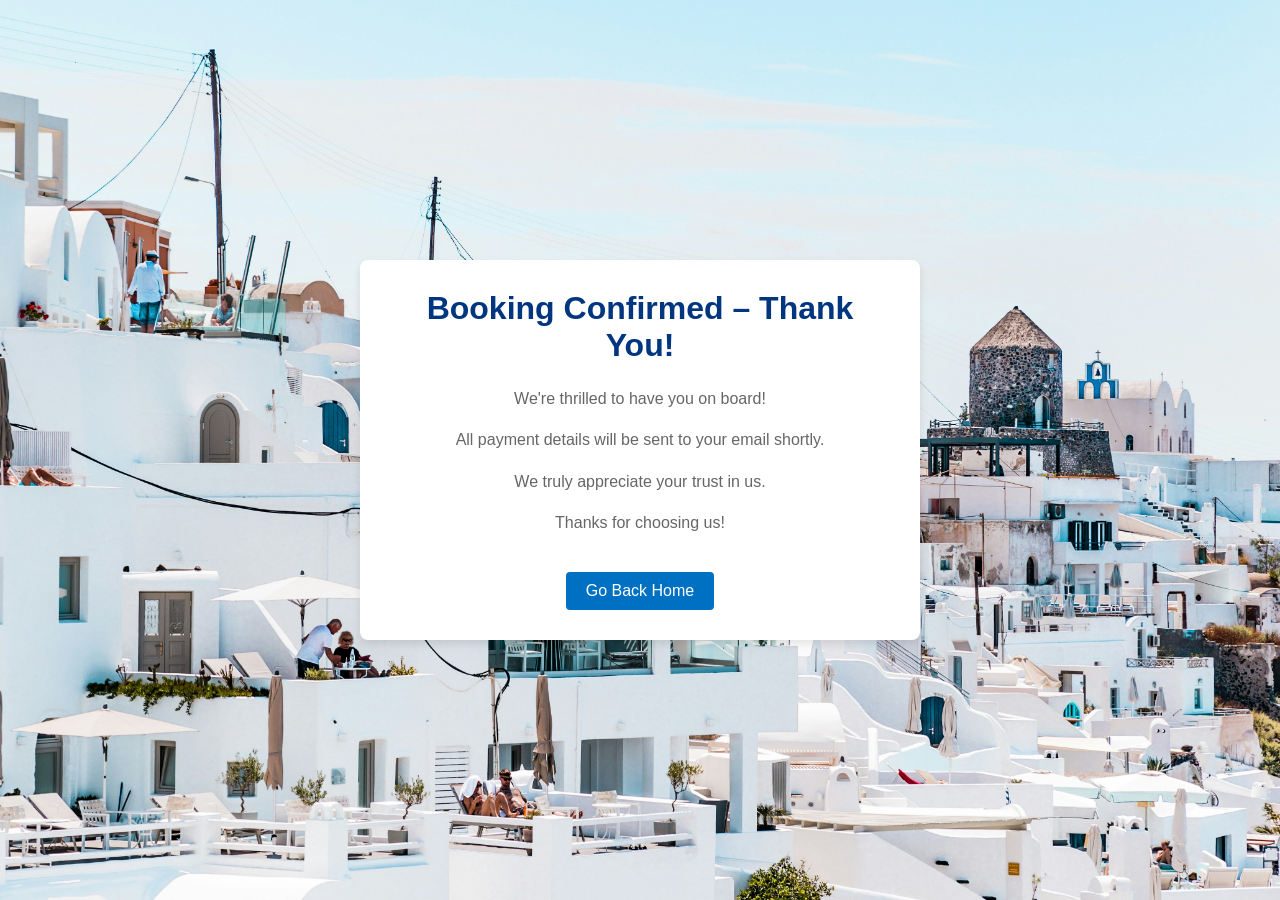
<file: Nada - Flights, Cars Rentals/thankyou.html>
<!DOCTYPE html>
<html lang="en">
<head>
    <meta charset="UTF-8">
    <meta name="viewport" content="width=device-width, initial-scale=1.0">
    <title>Thank You</title>
    <style>
        body {
            margin: 0;
            padding: 0;
            font-family: Arial, sans-serif;
            background-image: url('images/thankyou.jpg');
            background-size: cover;
            background-position: center;
            height: 100vh;
            display: flex;
            justify-content: center;
            align-items: center;
        }
        
        .thank-you-box {
            background-color: white;
            padding: 30px;
            border-radius: 8px;
            text-align: center;
            max-width: 500px;
            box-shadow: 0 4px 8px rgba(0, 0, 0, 0.1);
        }
        
        h1 {
            color: #003580;
            margin-top: 0;
        }
        
        h2 {
            color: #0071c2;
        }
        
        p {
            color: #666;
            line-height: 1.6;
        }
        
        .home-button {
            background-color: #0071c2;
            color: white;
            border: none;
            padding: 10px 20px;
            border-radius: 4px;
            cursor: pointer;
            font-size: 16px;
            margin-top: 20px;
            text-decoration: none;
            display: inline-block;
        }
        
        .home-button:hover {
            background-color: #005fa3;
        }
    </style>
</head>
<body>
    <div class="thank-you-box">
        <h1>Booking Confirmed – Thank You!</h1>
        <p>We're thrilled to have you on board!</p>
        <p>All payment details will be sent to your email shortly.</p>
        <p>We truly appreciate your trust in us.</p>
        <p>Thanks for choosing us!</p>
        <a href="flights.html" class="home-button">Go Back Home</a>
    </div>
</body>
</html>
</file>
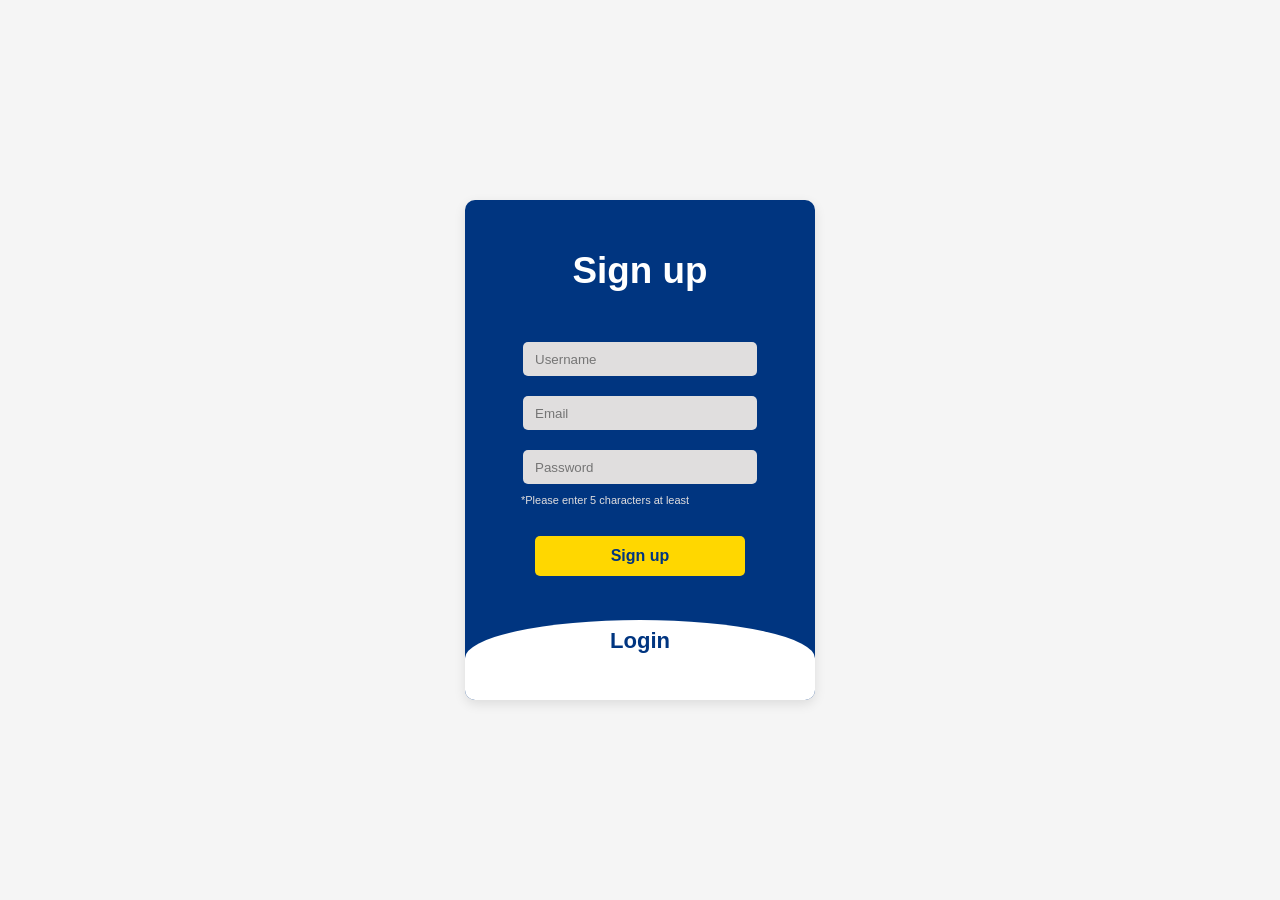
<file: Salma - HomePage/form.html>
<!DOCTYPE html>
<html lang="ar">

<head>
	<meta charset="UTF-8">
	<meta name="viewport" content="width=device-width, initial-scale=1.0">
	<link rel="stylesheet" href="form.css">
	<title>Document</title>
</head>

<body>

	<div class="main">
		<input type="checkbox" id="chk" aria-hidden="true">

		<div class="signup">
			<form id="signup">
				<label for="chk" aria-hidden="true">Sign up</label>
				<input autocomplete="off" type="text" name="username" id="username" placeholder="Username" required="">
				<input autocomplete="off" type="email" id="email" name="email" placeholder="Email" required="">
				<input autocomplete="off" type="password" id="password" minlength="5" name="password"
					placeholder="Password" required="">
				<p class="pass-note">*Please enter 5 characters at least</p>
				<button>Sign up</button>
			</form>
		</div>

		<div class="login">
			<form id="login">
				<label for="chk" aria-hidden="true">Login</label>
				<input autocomplete="off" id="email-login" type="email" name="email" placeholder="Email" required="">
				<input autocomplete="off" id="password-login" type="password" name="password" placeholder="Password"
					required="">
				<button>Login</button>
			</form>
		</div>
	</div>


	<script src="form.js"></script>
</body>

</html>
</file>
<file: Jana - currency converter ,destenation vidos&images/videos and images/style.css>
* {
    margin: 0;
    padding: 0;
    box-sizing: border-box;
}

body {
    background-image: url('https://images.unsplash.com/photo-1506744038136-46273834b3fb?auto=format&fit=crop&w=1950&q=80');
    background-size: cover;
    background-position: center;
    background-repeat: no-repeat;
    background-attachment: fixed;

    display: flex;
    flex-direction: column;
    align-items: center;
    justify-content: flex-start;
    min-height: 100vh;
    padding: 0px 0px;
    font-family: Arial, sans-serif;
    color: #333;
}

body::before {
    content: "";
    position: fixed;
    top: 0;
    left: 0;
    width: 100%;
    height: 100%;
    background: rgba(255, 255, 255, 0.9);
    z-index: -1;
}

#citySelector {
    margin-bottom: 30px;
    padding: 16px 32px;
    font-size: 20px;
    border: 3px solid #333;
    border-radius: 10px;
    background-color: #fff;
    box-shadow: 0 4px 8px rgba(0, 0, 0, 0.1);
    max-width: 300px;
    width: 100%;
}

#controls {
    margin-bottom: 30px;
}

#controls button {
    padding: 14px 30px;
    margin: 0 10px;
    font-size: 18px;
    border: 2px solid #333;
    border-radius: 10px;
    background-color: #fff;
    cursor: pointer;
    transition: background 0.3s ease;
}

#controls button:hover {
    background-color: #f0f0f0;
}

.content {
    display: grid;
    grid-template-columns: repeat(auto-fit, minmax(300px, 1fr));
    gap: 30px;
    max-width: 1200px;
    width: 100%;
    padding: 30px;
    background: white;
    border-radius: 20px;
    box-shadow: 0 10px 20px rgba(0, 0, 0, 0.2);
    margin-top: 20px;
    overflow: hidden;
}

.card {
    --main-color: #003580;
    --sub-color: #ccc;
    --bg-color: #ffffff;
    --accent-color: #BC8D66;
    position: relative;
    font-family: -apple-system, BlinkMacSystemFont, 'Segoe UI', Roboto, Oxygen, Ubuntu, Cantarell, 'Open Sans', 'Helvetica Neue', sans-serif;
    width: 100%;
    padding: 25px;
    border-radius: 20px;
    display: flex;
    flex-direction: column;
    gap: 10px;
    background-color: var(--bg-color);
    transition: all 0.3s;
    cursor: pointer;
    box-shadow: 0px 0px 5px -1.5px #000;
}

.card::before {
    content: '';
    width: 99%;
    height: 99%;
    background: var(--sub-color);
    position: absolute;
    z-index: -1;
    top: 1px;
    left: 1px;
    border-radius: 20px;
    transition: all 0.3s;
}

.card__wrapper {
    display: flex;
    flex-direction: row;
    justify-content: space-between;
    align-items: center;
}

.card__img {
    width: 100%;
    height: 300px;
    object-fit: contain;
    border-radius: 10px;
    overflow: hidden;
    display: flex;
    justify-content: center;
    align-items: center;
    position: relative;
}

.card__img img {
    width: 100%;
    height: 100%;
    object-fit: contain;
    border-radius: 10px;
}

.card__img video {
    width: 90%;
    height: auto;
    max-width: 100%;
    max-height: 100%;
    object-fit: contain;
    transform: translate(-50%, -50%);
    position: absolute;
    top: 50%;
    left: 50%;
}

.card__title {
    color: var(--main-color);
    font-weight: 900;
    font-size: 24px;
    text-align: center;
}

.card__subtitle {
    color: var(--sub-color);
    font-weight: 600;
    font-size: 18px;
    text-align: center;
}

.card__icon {
    width: 40px;
    height: 40px;
    transform: rotate(-45deg);
    transition: all 0.3s;
}

.card__icon svg {
    width: 100%;
    height: 100%;
}

.card__icon g {
    fill: var(--main-color);
}

.card__icon circle,
polyline,
line {
    stroke: var(--main-color);
}

.card:hover .card__icon {
    transform: rotate(0);
}

.card:hover .card__icon circle,
.card:hover .card__icon polyline,
.card:hover .card__icon line {
    stroke: var(--accent-color);
}

.card:hover .card__icon g {
    fill: var(--accent-color);
}

.card:hover {
    box-shadow: 0px 0px 25px -5px #003580;
}

.card:hover::before {
    transform: rotate(10deg);
    box-shadow: 0px 0px 25px -5px #003580;
}

.video-card {
    grid-column: span 2;
    width: 90%;
    margin: 0 auto;
}

.video-card .card__img {
    height: 400px;
}

.image-card .card__img {
    height: 250px;
}

@media (max-width: 768px) {
    .content {
        grid-template-columns: 1fr;
    }

    #citySelector {
        font-size: 16px;
        padding: 12px 24px;
    }

    #controls button {
        font-size: 16px;
        padding: 12px 24px;
    }

    .video-card .card__img {
        height: 300px;
    }

    .image-card .card__img {
        height: 200px;
    }
}

.site-header {
    width: 100%;
    margin-bottom: 20px;
    padding: 20px;
    background-color: #003580;
    color: white;
    display: flex;
    justify-content: space-between;
    align-items: center;
    position: sticky;
    top: 0;
    z-index: 1000;
    box-shadow: 0 2px 4px rgba(0, 0, 0, 0.1);
}

.site-header h1 {
    font-size: 28px;
    margin: auto;
}


.site-footer {
    width: 100%;
    padding: 20px;
    background-color: #003580;
    color: white;
    text-align: center;
    position: relative;
    margin-top: auto;
}
</file>
<file: Ahmed - Attractions , Tours/style.css>
/* ===== General Reset ===== */
* {
    margin: 0;
    padding: 0;
    box-sizing: border-box;
    font-family: 'Segoe UI', Tahoma, Geneva, Verdana, sans-serif;
}

body {
    background-color: #f5f5f5;
    color: #333;
    line-height: 1.6;
}

/* ===== Header Styling ===== */
/* ===== Header Styling ===== */
.logo {
    font-size: 36px;
    font-weight: bold;
    letter-spacing: 1px;
    color: white;
}

.logo span {
    color: #ffd700; 
    font-size: 42px;
    font-weight: bolder;
}
header .logo {
    text-decoration: none; /* Removes underline */
    color: white; /* Ensures color stays white */
}

/* This ensures the span inside the logo link keeps its gold color */
header .logo span {
    color: #ffd700;
}
header {
    background-color: #003580;
    color: white;
    padding: 15px 30px;
    display: flex;
    align-items: center;
    gap: 40px; /* This controls the space between logo and nav */
}
header nav {
    display: flex;
    align-items: center;
}
header nav a {
    color: white;
    text-decoration: none;
    margin: 0 15px;
    font-weight: bold;
}

header nav a:hover {
    text-decoration: underline;
}

.language-switcher img {
    width: 25px;
    height: auto;
    margin-left: 10px;
    cursor: pointer;
}


/* ===== Hero Section ===== */
.hero {
    background: url('images/hero.jpg') no-repeat center center/cover;
    color: white;
    text-align: center;
    padding: 100px 20px;
    font-size: 2rem;
}

/* ===== Image Slider Styling ===== */
.slider {
    width: 100%;
    overflow: hidden; /* This hides other slides */
    position: relative;
    height: 70vh; /* Set height here instead */
}

.slider-container {
    display: flex;
    transition: transform 0.5s ease;
    height: 100%; /* Take full height of parent */
}

.slide {
    min-width: 100%;
    flex-shrink: 0; /* Prevent slides from shrinking */
}

.slide img {
    width: 100%;
    height: 100%;
    object-fit: cover;
}

.slider-btn {
    position: absolute;
    top: 50%;
    transform: translateY(-50%);
    background: rgba(0, 0, 0, 0.5);
    color: white;
    border: none;
    padding: 15px;
    cursor: pointer;
    font-size: 1.5rem;
    z-index: 10;
}

.prev-btn {
    left: 20px;
}

.next-btn {
    right: 20px;
}

.slider-btn:hover {
    background: rgba(0, 0, 0, 0.8);
}

/* Hero section adjustments */
.hero {
    background: none;
    color: #333;
    padding: 50px 20px;
    text-align: center;
    font-size: 1.5rem;
}
/* ===== Country Sections Styling ===== */
.country-section {
    padding: 40px 20px;
    max-width: 1200px;
    margin: 0 auto;
}

.section-title {
    font-size: 2rem;
    margin-bottom: 30px;
    color: #003580;
    text-align: center;
}

.cards-container {
    display: flex;
    gap: 20px;
    justify-content: space-between;
    margin-bottom: 30px;
}

.card {
    flex: 1;
    min-width: 0;
    background: white;
    border-radius: 8px;
    overflow: hidden;
    box-shadow: 0 4px 8px rgba(0, 0, 0, 0.1);
    transition: transform 0.3s ease;
}

.card:hover {
    transform: translateY(-5px);
}

.card img {
    width: 100%;
    height: 200px;
    object-fit: cover;
}

.card-content {
    padding: 20px;
}

.card h3 {
    font-size: 1.2rem;
    margin-bottom: 10px;
    color: #333;
}

.rating {
    color: #FFD700; /* Gold color for stars */
    margin-bottom: 8px;
    font-weight: bold;
}

.category {
    color: #666;
    font-size: 0.9rem;
}


/* Responsive adjustments */
@media (max-width: 768px) {
    .cards-container {
        flex-direction: column;
    }
    
    .card {
        margin-bottom: 20px;
    }
}
/* ===== Tours Section Styling ===== */
.tours-section {
    padding: 40px 20px;
    max-width: 1400px;
    margin: 0 auto;
}

.section-title {
    font-size: 2rem;
    margin-bottom: 30px;
    color: #003580;
    text-align: center;
}

.tours-container {
    display: grid;
    grid-template-columns: repeat(4, 1fr);
    gap: 20px;
    margin-bottom: 50px;
}

.tour-card {
    background: white;
    border-radius: 8px;
    overflow: hidden;
    box-shadow: 0 4px 8px rgba(0, 0, 0, 0.1);
    transition: transform 0.3s ease;
}

.tour-card:hover {
    transform: translateY(-5px);
}

.tour-card img {
    width: 100%;
    height: 200px;
    object-fit: cover;
}

.tour-content {
    padding: 15px;
}

.tour-header {
    margin-bottom: 10px;
}

.tour-card h3 {
    font-size: 1rem;
    margin-bottom: 8px;
    color: #333;
    line-height: 1.3;
}

.rating {
    color: #FFD700;
    font-size: 0.9rem;
    margin-bottom: 8px;
}

.provider {
    font-size: 0.8rem;
    color: #666;
    margin-bottom: 8px;
}

.duration, .certified, .booked {
    color: #666;
    font-size: 0.8rem;
    margin-bottom: 8px;
}

.price {
    font-weight: bold;
    margin-top: 10px;
    color: #333;
}

.price span {
    color: #003580;
    font-size: 1.1rem;
}

/* Responsive adjustments */
@media (max-width: 1200px) {
    .tours-container {
        grid-template-columns: repeat(3, 1fr);
    }
}

@media (max-width: 900px) {
    .tours-container {
        grid-template-columns: repeat(2, 1fr);
    }
}

@media (max-width: 600px) {
    .tours-container {
        grid-template-columns: 1fr;
    }
}

/* ===== Footer Styling ===== */
footer {
    background-color: #003580;
    color: white;
    padding: 20px 30px;
    text-align: center;
    margin-top: 50px;
}

footer a {
    color: #ddd;
    margin: 0 10px;
    text-decoration: none;
}

footer a:hover {
    text-decoration: underline;
}
</file>
<file: Mariem -Destinations/style.css>
:root {
    --primary: #003580;
    --secondary:#003580;
    --accent: #ffd700;
    --text-light: #f5f5f5;
    --text-dark: #333;
    --bg-light: #f5f5f5;
    --card-bg: #ffffff;
    --shadow: 0 2px 10px rgba(0, 0, 0, 0.1);
    --transition: all 0.3s ease;
}

* {
    margin: 0;
    padding: 0;
    box-sizing: border-box;
    font-family: 'Segoe UI', Tahoma, Geneva, Verdana, sans-serif;
}

body {
    background-color: var(--bg-light);
    color: var(--text-dark);
    line-height: 1.6;
    display: flex;
    flex-direction: column;
    min-height: 100vh;
}

/* Header Styles */
/* Header Styles */
header {
    background-color: #003580;
    color: white;
    padding: 15px 30px;
    display: flex;
    align-items: center;
    gap: 40px;
}

header .logo {
    font-size: 36px;
    font-weight: bold;
    letter-spacing: 1px;
    color: white;
    text-decoration: none;
}

header .logo span {
    color: #ffd700;
    font-size: 42px;
    font-weight: bolder;
}

header nav {
    display: flex;
    align-items: center;
}

header nav a {
    color: white;
    text-decoration: none;
    margin: 0 15px;
    font-weight: bold;
}

header nav a:hover {
    text-decoration: underline;
}

header nav a.active {
    text-decoration: underline;
}

.nav-links {
    display: flex;
    gap: 20px;
}

.nav-links a {
    color: var(--text-light);
    text-decoration: none;
    font-weight: 500;
    padding: 8px 12px;
    border-radius: 4px;
    transition: var(--transition);
}

.nav-links a:hover {
    background-color: rgba(255, 255, 255, 0.2);
}

.nav-links a.active {
    background-color: rgba(255, 255, 255, 0.2);
    font-weight: 600;
}

/* Hero Section */
.hero {
    text-align: center;
    padding: 60px 20px;
    background-color: #f5f5f5;
}

.hero h1 {
    color: #003580;
    font-size: 2.5rem;
    margin-bottom: 20px;
}

/* Main Content Styles */
.main-content {
    display: flex;
    flex-direction: column;
    flex: 1;
    width: 100%;
}

.container {
    width: 100%;
    padding: 20px 5%;
    flex: 1;
}

/* Search Section */
.search-card {
    background: var(--card-bg);
    padding: 30px;
    border-radius: 8px;
    box-shadow: var(--shadow);
    margin-bottom: 30px;
    max-width: 1200px;
    margin-left: auto;
    margin-right: auto;
}

.search-bar {
    display: flex;
    border: 1px solid #ddd;
    border-radius: 6px;
    overflow: hidden;
}

.search-bar input {
    flex: 1;
    padding: 15px;
    border: none;
    font-size: 16px;
}

.search-bar input:focus {
    outline: none;
}

.search-btn {
    background-color: #0f315f;
    color: white;
    border: none;
    padding: 0 25px;
    cursor: pointer;
    font-size: 16px;
    transition: var(--transition);
    display: flex;
    align-items: center;
    gap: 8px;
}

.search-btn:hover {
    background-color: #005fa3;
}

/* Countries Grid - Horizontal Layout */
.popular-destinations {
    background: var(--card-bg);
    padding: 25px;
    border-radius: 8px;
    box-shadow: var(--shadow);
    width: 100%;
    overflow-x: auto;
}

.popular-destinations h3 {
    color: var(--primary);
    margin-bottom: 20px;
}

.countries-grid {
    display: grid;
    grid-template-columns: repeat(auto-fill, minmax(250px, 1fr));
    gap: 20px;
    width: 100%;
    padding-bottom: 20px;
}

.countries-grid::-webkit-scrollbar {
    height: 8px;
}

.countries-grid::-webkit-scrollbar-track {
    background: var(--bg-light);
}

.countries-grid::-webkit-scrollbar-thumb {
    background-color: var(--primary);
    border-radius: 20px;
}

.country-card {
    min-width: 250px;
    border-radius: 8px;
    overflow: hidden;
    box-shadow: 0 3px 10px rgba(0, 0, 0, 0.1);
    cursor: pointer;
    transition: transform 0.3s;
    flex-shrink: 0;
}

.country-card:hover {
    transform: translateY(-5px);
}

.country-card img {
    width: 100%;
    height: 160px;
    object-fit: cover;
    display: block;
}

.country-info {
    padding: 15px;
}

.country-info h4 {
    color: #062840;
    margin-bottom: 5px;
}

.country-info p {
    color: #666;
    font-size: 14px;
}

/* Destination Details */
.destination-details {
    display: none;
    width: 100%;
    padding: 30px 5%;
}

.back-btn {
    background-color: var(--primary);
    color: white;
    border: none;
    padding: 10px 20px;
    border-radius: 5px;
    cursor: pointer;
    margin-bottom: 20px;
    display: flex;
    align-items: center;
    gap: 8px;
    transition: var(--transition);
}

.back-btn:hover {
    background-color: var(--secondary);
}

.featured-image {
    width: 80%;
    height: auto; 
    max-height: 80vh;  
    display: block;
    margin: 0 auto;
}

.destination-title {
    color: var(--primary);
    margin-bottom: 15px;
    font-size: 32px;
}

.destination-description {
    margin-bottom: 30px;
    line-height: 1.8;
    font-size: 16px;
    max-width: 1200px;
    margin-left: auto;
    margin-right: auto;
}

.read-more-btn {
    display: inline-block;
    background-color: var(--accent);
    color: var(--primary);
    padding: 12px 25px;
    border-radius: 5px;
    text-decoration: none;
    font-weight: bold;
    transition: var(--transition);
    float: right;
    margin-top: -50px;
}

.read-more-btn:hover {
    background-color: #e6c200;
    transform: translateY(-2px);
}

/* Footer Styles */
footer {
    background-color: var(--primary);
    color: var(--text-light);
    padding: 20px 5%;
    text-align: center;
}

footer p {
    margin: 5px 0;
}

/* Responsive Design */
@media (max-width: 768px) {
    header {
        padding: 15px;
    }

    .mobile-menu-btn {
        display: block;
    }

    .nav-links {
        position: fixed;
        top: 80px;
        left: 0;
        width: 100%;
        background-color: var(--primary);
        flex-direction: column;
        align-items: center;
        padding: 20px 0;
        gap: 15px;
        box-shadow: 0 5px 10px rgba(0, 0, 0, 0.2);
        z-index: 1000;
        display: none;
    }
    
    .nav-links.active {
        display: flex;
    }
    
    .nav-links a {
        width: 80%;
        text-align: center;
        padding: 12px;
    }

    .search-bar {
        flex-direction: column;
        border: none;
        gap: 10px;
    }
    
    .search-bar input {
        border: 1px solid #ddd;
        border-radius: 6px;
    }
    
    .search-btn {
        padding: 15px;
        border-radius: 6px;
        justify-content: center;
    }

    .featured-image {
        height: 250px;
    }

    .country-card img {
        width: 100%;
        height: 160px; 
        object-fit: cover;
    }

    .read-more-btn {
        float: none;
        display: block;
        margin: 20px auto;
        text-align: center;
    }
}

@media (max-width: 480px) {
    .destination-title {
        font-size: 26px;
    }
    
    .logo {
        font-size: 28px;
    }
    
    .logo span {
        font-size: 34px;
    }
}
</file>
<file: Nada - Flights, Cars Rentals/stylee.css>
/* ===== General Reset ===== */
* {
    margin: 0;
    padding: 0;
    box-sizing: border-box;
    font-family: 'Segoe UI', Tahoma, Geneva, Verdana, sans-serif;
}

body {
    background-color: #f5f5f5;
    color: #333;
    line-height: 1.6;
}

/* ===== Header Styling ===== */
.logo {
    font-size: 36px;
    font-weight: bold;
    letter-spacing: 1px;
    color: white;
}

.logo span {
    color: #ffd700; 
    font-size: 42px;
    font-weight: bolder;
}
header .logo {
    text-decoration: none; /* Removes underline */
    color: white; /* Ensures color stays white */
}

/* This ensures the span inside the logo link keeps its gold color */
header .logo span {
    color: #ffd700;
}
header {
    background-color: #003580;
    color: white;
    padding: 15px 30px;
    display: flex;
    align-items: center;
    gap: 40px; /* This controls the space between logo and nav */
}
header nav {
    display: flex;
    align-items: center;
}
header nav a {
    color: white;
    text-decoration: none;
    margin: 0 15px;
    font-weight: bold;
}

header nav a:hover {
    text-decoration: underline;
}

.language-switcher img {
    width: 25px;
    height: auto;
    margin-left: 10px;
    cursor: pointer;
}

/* ===== Hero Section ===== */
.hero {
    background: url('images/hero.jpg') no-repeat center center/cover;
    color: white;
    text-align: center;
    padding: 100px 20px;
    font-size: 2rem;
}

/* ===== Search Section ===== */
.search-form {
    background-color: white;
    padding: 20px;
    max-width: 800px;
    margin: 20px auto;
    box-shadow: 0 0 10px rgba(0,0,0,0.1);
    border-radius: 10px;
}

.search-form label {
    display: block;
    margin-bottom: 5px;
    font-weight: bold;
}

.search-form input,
.search-form select,
.search-form button {
    width: 100%;
    padding: 10px;
    margin-bottom: 15px;
    border-radius: 5px;
    border: 1px solid #ccc;
}

.search-form button {
    background-color: #0071c2;
    color: white;
    border: none;
    cursor: pointer;
}

.search-form button:hover {
    background-color: #005fa3;
}

/* ===== Results Section ===== */
.results {
    max-width: 900px;
    margin: 30px auto;
    display: grid;
    grid-template-columns: repeat(auto-fit, minmax(250px, 1fr));
    gap: 20px;
}

.card {
    background-color: white;
    border-radius: 8px;
    overflow: hidden;
    box-shadow: 0 0 8px rgba(0,0,0,0.1);
}

.card img {
    width: 100%;
    height: 150px;
    object-fit: cover;
}

.card-content {
    padding: 15px;
}

.card-content h3 {
    margin-bottom: 10px;
}

.card-content p {
    margin-bottom: 5px;
}

/* ===== Compact Currency Converter Banner ===== */
.currency-banner {
    background-color: #003580; /* Your header blue */
    color: white;
    text-align: center;
    padding: 25px 20px; /* Reduced vertical padding */
    margin: 20px auto; /* Tighter margin */
    max-width: 900px; /* Matches airline cards */
    border-radius: 8px;
    box-shadow: 0 2px 8px rgba(0, 0, 0, 0.1);
}

.currency-banner h1 {
    font-size: 1.5rem; /* Slightly smaller */
    margin-bottom: 8px; /* Tighter spacing */
    font-weight: bold;
}

.currency-banner p {
    font-size: 1.1rem; /* Slightly smaller */
    margin-bottom: 6px; /* Tighter spacing */
}

.currency-banner .subtext {
    font-size: 0.95rem; /* Smaller subtext */
    margin-bottom: 15px; /* Less space before button */
    font-style: italic;
    opacity: 0.9;
}

.currency-banner .banner-btn {
    background-color: #ffd700;
    color: #003580;
    border: none;
    padding: 8px 20px; /* Smaller button */
    font-size: 0.95rem; /* Smaller text */
    font-weight: bold;
    border-radius: 5px;
    cursor: pointer;
    transition: background-color 0.3s;
}

/* ===== Car Rentals Slider (CSS-Only) ===== */
.car-rentals {
    max-width: 1200px;
    margin: 40px auto;
    padding: 0 20px;
}

.car-rentals h2 {
    text-align: center;
    margin-bottom: 30px;
    color: #003580;
}

.slider-container {
    position: relative;
    max-width: 1000px;
    margin: 0 auto;
    padding: 0 40px;
}

.car-slider {
    display: flex;
    overflow: hidden;
    gap: 20px;
}

.slide {
    display: flex;
    gap: 20px;
    width: 100%;
    min-width: 100%;
    transition: transform 0.3s ease;
}

/* Hide all slides by default */
.slide {
    display: none;
}

/* Show active slide based on radio button */
#slide1:checked ~ .car-slider #slide-1,
#slide2:checked ~ .car-slider #slide-2 {
    display: flex;
}

.car-card {
    min-width: 300px;
    background: white;
    border-radius: 8px;
    overflow: hidden;
    box-shadow: 0 4px 8px rgba(0, 0, 0, 0.1);
    flex: 1;
}

.car-card img {
    width: 100%;
    height: 180px;
    object-fit: cover;
}

.car-details {
    padding: 15px;
}

.car-details h3 {
    margin-bottom: 5px;
    color: #003580;
}

.car-details p {
    margin-bottom: 8px;
    font-size: 0.9rem;
}

.car-details .price {
    font-weight: bold;
    color: #0071c2;
}

/* Weekend Cars Section */
#weekend-cars {
    opacity: 0;
    max-height: 0;
    overflow: hidden;
    transition: all 0.5s ease;
    margin: 0 auto;
}

#weekend-cars.show {
    opacity: 1;
    max-height: 1000px;
    display: block !important; /* Override inline style */
}

/* Arrow Styling */
.arrow {
    position: absolute;
    top: 50%;
    transform: translateY(-50%);
    background: #003580;
    color: white;
    border: none;
    width: 40px;
    height: 40px;
    border-radius: 50%;
    font-size: 1.2rem;
    cursor: pointer;
    z-index: 10;
    text-align: center;
    line-height: 40px;
}

.left-arrow {
    left: 0;
}

.right-arrow {
    right: 0;
}

/* Disable arrows when at bounds */
#slide1:checked ~ .left-arrow,
#slide2:checked ~ .right-arrow {
    opacity: 0.5;
    cursor: not-allowed;
}

/* Hide radio buttons */
input[type="radio"] {
    display: none;
}

/* ===== Building Trust Section (Vertical) ===== */
.trust-section {
    max-width: 400px;
    margin: 40px auto;
    padding: 0 20px;
    text-align: center;
}

.trust-section h2 {
    margin-bottom: 30px;
    color: #003580;
}

.trust-item {
    margin-bottom: 30px;
}

.trust-item img {
    width: 80px;
    height: 80px;
    object-fit: cover;
    border-radius: 50%;
    margin-bottom: 10px;
}

.trust-details h3 {
    color: #003580;
    margin-bottom: 5px;
    font-size: 1.1rem;
}

.trust-details p {
    color: #666;
    font-size: 0.9rem;
}

/* ===== Things to Know Section ===== */
.know-section {
    max-width: 1200px;
    margin: 60px auto;
    padding: 0 20px;
}

.know-section h2 {
    text-align: center;
    margin-bottom: 40px;
    color: #003580;
    font-size: 1.8rem;
}

.know-grid {
    display: grid;
    grid-template-columns: repeat(auto-fit, minmax(450px, 1fr));
    gap: 30px;
}

.know-item {
    background: white;
    border-radius: 8px;
    overflow: hidden;
    box-shadow: 0 4px 8px rgba(0, 0, 0, 0.1);
}

.know-item img {
    width: 100%;
    height: 200px;
    object-fit: cover;
}

.know-details {
    padding: 20px;
}

.know-details h3 {
    color: #003580;
    margin-bottom: 10px;
}

.know-details p {
    color: #666;
    margin-bottom: 8px;
    font-size: 0.9rem;
}

.know-details .highlight {
    color: #0071c2;
    font-weight: bold;
}


/* ===== Flight Search Form ===== */
.search-form {
    background-color: white;
    padding: 30px;
    max-width: 800px;
    margin: 30px auto;
    box-shadow: 0 0 10px rgba(0,0,0,0.1);
    border-radius: 10px;
}

.search-form h2 {
    color: #003580;
    margin-bottom: 20px;
    font-size: 1.8rem;
}

.form-row {
    display: flex;
    gap: 20px;
    margin-bottom: 20px;
}

.form-group {
    flex: 1;
}

.search-form label {
    display: block;
    margin-bottom: 8px;
    font-weight: bold;
    color: #003580;
}

.search-form input,
.search-form select,
.search-form button {
    width: 100%;
    padding: 12px;
    border-radius: 5px;
    border: 1px solid #ccc;
    font-size: 1rem;
}

.search-form button {
    background-color: #0071c2;
    color: white;
    border: none;
    cursor: pointer;
    font-weight: bold;
    margin-top: 10px;
    transition: background-color 0.3s;
}

.search-form button:hover {
    background-color: #005fa3;
}

.radio-group {
    display: flex;
    gap: 20px;
    margin-bottom: 20px;
}

.radio-group label {
    display: flex;
    align-items: center;
    gap: 8px;
    color: #333;
    font-weight: normal;
    cursor: pointer;
}

.radio-group input[type="radio"] {
    width: auto;
    margin: 0;
}

/* ===== Passenger Selector ===== */
.passenger-container {
    position: relative;
}

.passenger-btn {
    background: white;
    border: 1px solid #ccc;
    border-radius: 5px;
    padding: 12px;
    cursor: pointer;
    color: #003580;
    font-weight: bold;
    width: 100%;
    text-align: left;
    display: flex;
    justify-content: space-between;
    align-items: center;
}

.passenger-dropdown {
    display: none;
    position: absolute;
    top: 100%;
    left: 0;
    background: white;
    border: 1px solid #ddd;
    border-radius: 5px;
    padding: 20px;
    width: 280px;
    box-shadow: 0 2px 10px rgba(0,0,0,0.1);
    z-index: 100;
    margin-top: 5px;
}

.passenger-dropdown.show {
    display: block;
}

.passenger-option {
    margin-bottom: 20px; /* Increase space between sections */
}

.passenger-option label {
    display: block;
    font-weight: bold;
    color: #003580;
    margin-bottom: 5px;
}

.passenger-description {
    color: #666;
    font-size: 0.8rem;
    margin: 4px 0 8px 0; /* Better vertical spacing */
}

.counter {
    display: flex;
    align-items: center;
    gap: 8px; /* Add space between elements */
    margin-top: 8px; /* Add space above counter */
}
.counter-btn {
    width: 28px;
    height: 28px;
    background: #f0f0f0;
    border: 1px solid #ddd;
    border-radius: 50%; /* Make buttons circular */
    font-size: 16px;
    cursor: pointer;
    display: flex;
    align-items: center;
    justify-content: center;
    padding: 0; /* Remove default padding */
}

.counter-input {
    width: 40px;
    height: 30px;
    text-align: center;
    border: 1px solid #ddd;
    border-radius: 4px;
    margin: 0; /* Remove default margins */
    font-weight: bold;
}

/* Hide return date when one-way is selected */
#return-date-group {
    display: block; /* Default shown (for round trip) */
}

/* ===== Airlines Results Section ===== */
.airlines-results {
    max-width: 900px;
    margin: 40px auto;
    padding: 0 20px;
}

.section-title {
    color: #003580;
    text-align: center;
    margin-bottom: 30px;
    font-size: 1.8rem;
}

.airline-card {
    background-color: white;
    border-radius: 8px;
    box-shadow: 0 0 10px rgba(0,0,0,0.1);
    padding: 20px;
    margin-bottom: 20px;
    display: flex;
    align-items: center;
    transition: transform 0.3s ease;
}

.airline-card:hover {
    transform: translateY(-3px);
}

.airline-logo {
    width: 120px;
    height: 80px;
    margin-right: 20px;
    display: flex;
    align-items: center;
    justify-content: center;
}

.airline-logo img {
    max-width: 100%;
    max-height: 100%;
    object-fit: contain;
}

.flight-details {
    flex: 1;
    padding-right: 20px;
}

.flight-times {
    display: flex;
    align-items: center;
    margin-bottom: 10px;
}

.departure, .arrival {
    text-align: center;
    width: 80px;
}

.time {
    font-size: 1.2rem;
    font-weight: bold;
    color: #003580;
    display: block;
}

.location {
    font-size: 0.9rem;
    color: #666;
}

.duration {
    flex: 1;
    text-align: center;
    position: relative;
    padding: 0 15px;
}

.total-time {
    font-size: 0.9rem;
    color: #666;
    display: block;
    margin-bottom: 5px;
}

.timeline {
    height: 3px;
    background-color: #0071c2;
    position: relative;
}

.timeline::before,
.timeline::after {
    content: '';
    position: absolute;
    width: 8px;
    height: 8px;
    background-color: #0071c2;
    border-radius: 50%;
    top: -2.5px;
}

.timeline::before {
    left: 0;
}

.timeline::after {
    right: 0;
}

.flight-info {
    display: flex;
    justify-content: space-between;
    font-size: 0.9rem;
}

.airline-name {
    color: #003580;
    font-weight: bold;
}

.flight-number {
    color: #666;
}

.flight-pricing {
    width: 180px;
    text-align: right;
    border-left: 1px solid #eee;
    padding-left: 20px;
}

.price {
    font-size: 1.3rem;
    font-weight: bold;
    color: #003580;
    margin-bottom: 5px;
}

.fare-type {
    font-size: 0.8rem;
    color: #666;
    margin-bottom: 10px;
}

.select-btn {
    background-color: #0071c2;
    color: white;
    border: none;
    padding: 8px 15px;
    border-radius: 4px;
    font-weight: bold;
    cursor: pointer;
    transition: background-color 0.3s;
    width: 100%;
}

.select-btn:hover {
    background-color: #005fa3;
}

/* ===== Flight Add Section - Horizontal Layout ===== */
.flight-add-section {
    max-width: 1200px;
    margin: 40px auto;
    padding: 20px;
    display: flex;
    flex-direction: row; /* Changed from column to row */
    justify-content: space-between; /* Distributes items evenly */
    gap: 20px; /* Space between items */
    flex-wrap: wrap; /* Allows wrapping on smaller screens */
}

.flight-add-item {
    flex: 1; /* Makes items grow equally */
    min-width: 300px; /* Minimum width before wrapping */
    display: flex;
    flex-direction: column;
    align-items: center;
    text-align: center;
    background-color: white;
    border-radius: 8px;
    padding: 30px;
    box-shadow: 0 4px 12px rgba(0, 0, 0, 0.1);
}

/* Keep the rest of your existing styles the same */
.flight-add-image {
    width: 120px;
    height: 120px;
    margin-bottom: 20px;
}

.flight-add-image img {
    width: 100%;
    height: 100%;
    object-fit: contain;
}

.flight-add-content h3 {
    color: #003580;
    font-size: 1.3rem;
    margin-bottom: 10px;
}

.flight-add-content p {
    color: #666;
    font-size: 1rem;
    line-height: 1.5;
    max-width: 600px;
}
/* ===== Footer Styling ===== */
footer {
    background-color: #003580;
    color: white;
    padding: 20px 30px;
    text-align: center;
    margin-top: 50px;
}

footer a {
    color: #ddd;
    margin: 0 10px;
    text-decoration: none;
}

footer a:hover {
    text-decoration: underline;
}
</file>
<file: Salma - HomePage/form.css>
body {
    margin: 0;
    padding: 0;
    display: flex;
    justify-content: center;
    align-items: center;
    min-height: 100vh;
    font-family: 'Segoe UI', Tahoma, Geneva, Verdana, sans-serif;
    background: #f5f5f5; /* Changed from gradient to match your site's background */
}

.main {
    width: 350px;
    height: 500px;
    overflow: hidden;
    border-radius: 10px;
    box-shadow: 0 4px 12px rgba(0, 0, 0, 0.1); /* Softer shadow to match your site */
    background: #003580; /* VoyaGo dark blue */
}

#chk {
    display: none;
}

.signup {
    position: relative;
    width: 100%;
    height: 100%;
}

label {
    color: #fff;
    font-size: 2.3em;
    justify-content: center;
    display: flex;
    margin: 50px;
    font-weight: bold;
    cursor: pointer;
    transition: .5s ease-in-out;
}

input {
    width: 60%;
    height: 10px;
    background: #e0dede;
    justify-content: center;
    display: flex;
    margin: 20px auto;
    padding: 12px;
    border: none;
    outline: none;
    border-radius: 5px;
    margin-bottom: 0px;
}

button {
    width: 60%;
    height: 40px;
    margin: 10px auto;
    justify-content: center;
    display: block;
    color: #003580; /* Dark blue text */
    background: #ffd700; /* Gold background */
    font-size: 1em;
    font-weight: bold;
    margin-top: 30px;
    outline: none;
    border: none;
    border-radius: 5px;
    transition: .2s ease-in;
    cursor: pointer;
}

button:hover {
    background: #e6a800; /* Darker gold on hover */
}

.login {
    height: 460px;
    background: #fff; /* White background for login */
    border-radius: 60% / 10%;
    transform: translateY(-180px);
    transition: .8s ease-in-out;
}

.login label {
    color: #003580; /* Dark blue text */
    transform: scale(.6);
}

#chk:checked~.login {
    transform: translateY(-500px);
}

#chk:checked~.login label {
    transform: scale(1);
}

#chk:checked~.signup label {
    transform: scale(.6);
}

.red-note {
    color: #ff6b6b; /* Softer red */
    font-size: 13px;
    margin: 0px;
    padding: 0;
    margin-top: 10px;
    margin-left: 56px;
}

.pass-note {
    color: #e0dede; /* Light gray */
    font-size: 11px;
    margin: 0px;
    padding: 0;
    margin-left: 56px;
    margin-top: 10px;
}

/* Added focus styles to match your site */
input:focus {
    border: 1px solid #0071c2;
    outline: none;
}
</file>
